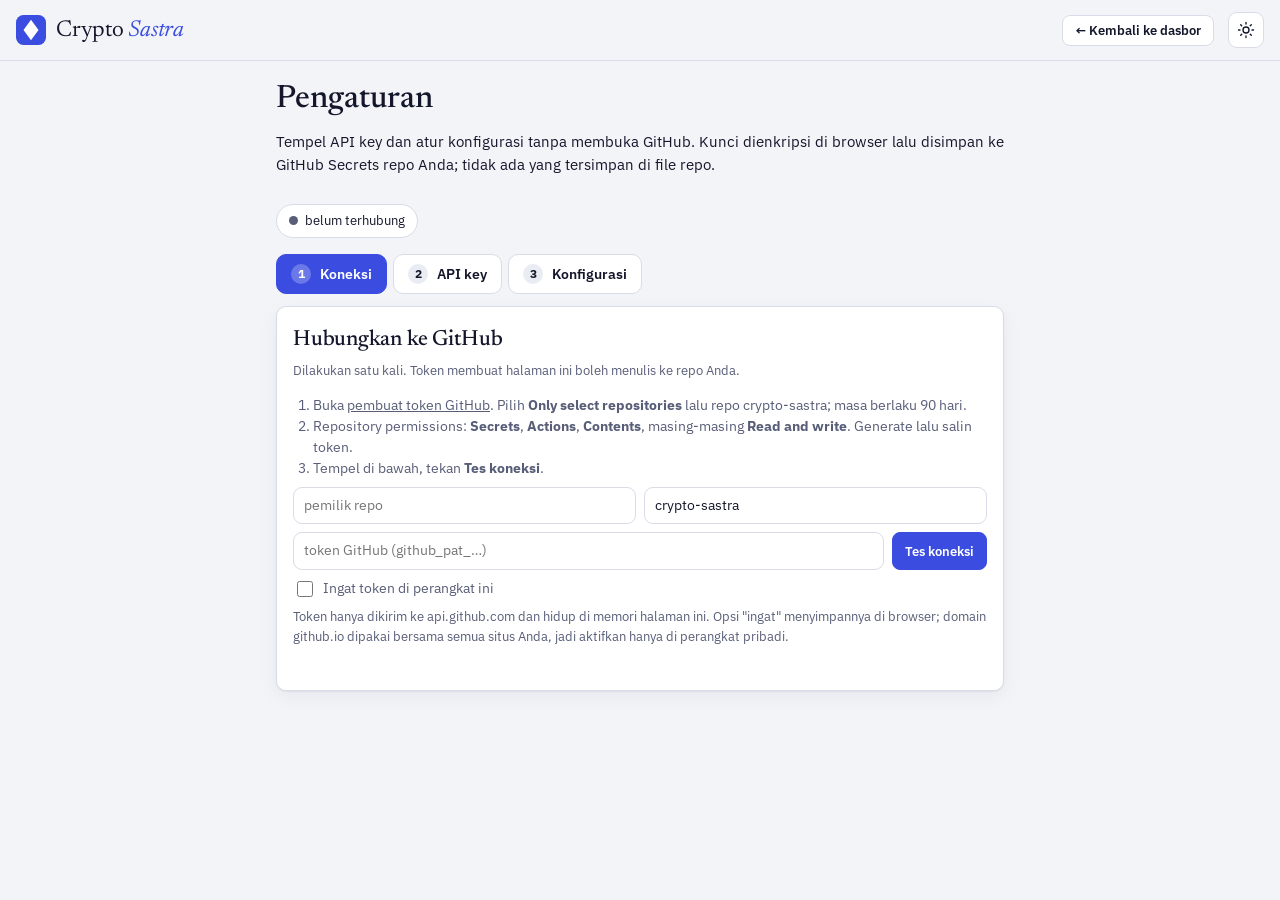
<file: pengaturan.html>
<!doctype html>
<html lang="id">
<head>
<meta charset="utf-8">
<meta name="viewport" content="width=device-width,initial-scale=1,viewport-fit=cover">
<meta name="theme-color" content="#0D1020">
<meta name="robots" content="noindex">
<title>Pengaturan · Crypto Sastra</title>
<meta name="claude:viewport-fit-sides" content="cover">
<meta name="description" content="Pengaturan API key dan konfigurasi Crypto Sastra.">
<link rel="icon" href="data:image/svg+xml,%3Csvg xmlns='http://www.w3.org/2000/svg' viewBox='0 0 32 32'%3E%3Crect width='32' height='32' rx='8' fill='%233A4DE0'/%3E%3Cpath d='M16 5l8 11-8 11-8-11z' fill='%23fff'/%3E%3Cpath d='M16 12v9' stroke='%233A4DE0' stroke-width='2' stroke-linecap='round'/%3E%3C/svg%3E">
<link rel="preconnect" href="https://fonts.googleapis.com">
<link rel="preconnect" href="https://fonts.gstatic.com" crossorigin>
<link rel="stylesheet" href="https://fonts.googleapis.com/css2?family=IBM+Plex+Sans:wght@400;500;600&family=JetBrains+Mono:wght@400;600&family=Newsreader:ital,opsz,wght@0,6..72,500;1,6..72,500&display=swap">
<style>
/* Layout: header sticky + hero ringkas + dua kolom (radar berita | panel Top 5, prediksi, akurasi) + penjelasan cara kerja.
   Identitas: tinta indigo, aksen lapis, serif hanya untuk wordmark, judul, dan nomor peringkat. */
:root{
  --bg:#F3F4F8; --surface:#FFFFFF; --surface2:#EAECF4; --line:#D9DCE8;
  --fg:#14172B; --mut:#585E78; --accent:#3A4DE0; --accent-soft:#E3E6FC; --on-accent:#FFFFFF;
  --up:#11805A; --up-soft:#DDF3EA; --dn:#C2372F; --dn-soft:#FBE3E1; --warn:#8F6208; --warn-soft:#F8EBCB;
  --f-display:'Newsreader',Georgia,'Times New Roman',serif;
  --f-body:'IBM Plex Sans',system-ui,-apple-system,'Segoe UI',sans-serif;
  --f-mono:'JetBrains Mono',ui-monospace,SFMono-Regular,Menlo,monospace;
  --r:10px; --shadow:0 1px 2px rgba(20,23,43,.06),0 6px 20px rgba(20,23,43,.05);
}
@media (prefers-color-scheme:dark){:root:not([data-theme="light"]){
  --bg:#0D1020; --surface:#141830; --surface2:#1B2040; --line:#2A3058;
  --fg:#E8EAF6; --mut:#9DA3C2; --accent:#8F9CFF; --accent-soft:#232A5E; --on-accent:#0D1020;
  --up:#3DD598; --up-soft:#12352B; --dn:#FF7B72; --dn-soft:#3C1B1F; --warn:#E7B24C; --warn-soft:#3A2E12;
  --shadow:0 1px 2px rgba(0,0,0,.35),0 8px 24px rgba(0,0,0,.25); color-scheme:dark}}
:root[data-theme="dark"]{
  --bg:#0D1020; --surface:#141830; --surface2:#1B2040; --line:#2A3058;
  --fg:#E8EAF6; --mut:#9DA3C2; --accent:#8F9CFF; --accent-soft:#232A5E; --on-accent:#0D1020;
  --up:#3DD598; --up-soft:#12352B; --dn:#FF7B72; --dn-soft:#3C1B1F; --warn:#E7B24C; --warn-soft:#3A2E12;
  --shadow:0 1px 2px rgba(0,0,0,.35),0 8px 24px rgba(0,0,0,.25); color-scheme:dark}

*{box-sizing:border-box}
html{scroll-behavior:smooth;scroll-padding-top:84px}
body{margin:0;background:var(--bg);color:var(--fg);font:15px/1.55 var(--f-body);-webkit-font-smoothing:antialiased}
body::before{content:"";position:fixed;inset:0 0 auto;height:env(safe-area-inset-top,0px);z-index:30;background:var(--bg)}
a{color:inherit}
button,select,input{font:inherit;color:inherit}
button{cursor:pointer}
:focus-visible{outline:2px solid var(--accent);outline-offset:2px;border-radius:6px}
.wrap{max-width:1360px;margin:0 auto;padding-left:max(16px,env(safe-area-inset-left,0px));padding-right:max(16px,env(safe-area-inset-right,0px))}
.mono{font-family:var(--f-mono);font-variant-numeric:tabular-nums}
.mut{color:var(--mut)}
.sr{position:absolute;width:1px;height:1px;overflow:hidden;clip:rect(0 0 0 0)}

/* Header */
.top{position:sticky;top:env(safe-area-inset-top,0px);z-index:20;background:color-mix(in srgb,var(--bg) 88%,transparent);backdrop-filter:blur(10px);border-bottom:1px solid var(--line)}
.top .wrap{display:flex;align-items:center;gap:14px;min-height:60px;flex-wrap:wrap;padding-block:8px}
.brand{display:flex;align-items:center;gap:10px;text-decoration:none}
.brand svg{width:30px;height:30px;flex:none}
.wordmark{font-family:var(--f-display);font-size:23px;letter-spacing:-.01em;line-height:1}
.wordmark em{font-style:italic;color:var(--accent)}
.nav{display:flex;gap:4px;margin-left:12px}
.nav a{text-decoration:none;color:var(--mut);padding:6px 10px;border-radius:8px;font-size:14px}
.nav a:hover{background:var(--surface2);color:var(--fg)}
.sp{flex:1}
.live{display:inline-flex;align-items:center;gap:8px;font-size:13px;color:var(--mut);padding:5px 10px;border:1px solid var(--line);border-radius:99px;background:var(--surface)}
.live i{width:8px;height:8px;border-radius:50%;background:var(--dn)}
.live.on i{background:var(--up);box-shadow:0 0 0 0 var(--up);animation:pulse 2s infinite}
.live.demo i{background:var(--warn)}
@keyframes pulse{0%{box-shadow:0 0 0 0 color-mix(in srgb,var(--up) 55%,transparent)}70%,100%{box-shadow:0 0 0 7px transparent}}
.ibtn{width:36px;height:36px;display:grid;place-items:center;border:1px solid var(--line);border-radius:9px;background:var(--surface)}
.ibtn:hover{background:var(--surface2)}
.ibtn[aria-pressed="true"]{background:var(--accent-soft);border-color:var(--accent);color:var(--accent)}
.ibtn svg{width:18px;height:18px;stroke:currentColor;fill:none;stroke-width:1.8;stroke-linecap:round;stroke-linejoin:round}
@media(max-width:760px){.nav{display:none}}
@media(max-width:560px){.top .wrap{flex-wrap:nowrap;gap:8px}.wordmark{font-size:20px}.live{padding:6px}.live #liveTxt{display:none}.ibtn{width:34px;height:34px}}

.banner{background:var(--warn-soft);color:var(--warn);border-bottom:1px solid var(--line);font-size:13px}
.banner .wrap{padding-block:8px}
.notice{background:var(--dn-soft);color:var(--dn)}.notice .wrap{display:flex;gap:12px;align-items:center;flex-wrap:wrap}.notice.stale{background:var(--warn-soft);color:var(--warn)}
.warnTxt{color:var(--warn)}

/* Hero */
.hero{padding-block:34px 18px;display:grid;grid-template-columns:minmax(0,1.15fr) minmax(0,1fr);gap:28px;align-items:end}
.hero h1{font-family:var(--f-display);font-weight:500;font-size:clamp(30px,4.6vw,50px);line-height:1.05;letter-spacing:-.02em;margin:0 0 12px;text-wrap:balance}
.hero h1 em{color:var(--accent)}
.hero p{margin:0;max-width:56ch;color:var(--mut);font-size:16px}
.stats{display:grid;grid-template-columns:repeat(4,minmax(0,1fr));border:1px solid var(--line);border-radius:var(--r);background:var(--surface);overflow:hidden}
.stat{padding:14px 14px 12px;border-right:1px solid var(--line);min-width:0}
.stat:last-child{border-right:0}
.stat b{display:block;font:600 24px/1.1 var(--f-mono);letter-spacing:-.02em}
.stat span{display:block;margin-top:6px;font-size:12px;color:var(--mut);line-height:1.3}
@media(max-width:900px){.hero{grid-template-columns:1fr}.stats{grid-template-columns:repeat(2,1fr)}.stat:nth-child(2){border-right:0}.stat:nth-child(-n+2){border-bottom:1px solid var(--line)}}

/* Grid */
.grid{display:grid;grid-template-columns:minmax(0,1fr) 400px;gap:28px;padding-block:14px 40px;align-items:start}
@media(max-width:1040px){.grid{grid-template-columns:minmax(0,1fr)}}
.side{display:flex;flex-direction:column;gap:18px;min-width:0}
@media(min-width:1041px){.side{position:sticky;top:78px;max-height:calc(100vh - 96px);overflow-y:auto;padding-right:4px;scrollbar-width:thin}}

/* Filter bar */
.bar{display:flex;gap:10px;flex-wrap:wrap;align-items:center;margin-bottom:16px}
.seg{display:inline-flex;border:1px solid var(--line);border-radius:9px;overflow:hidden;background:var(--surface)}
.seg button{border:0;background:none;padding:7px 13px;font-size:14px;color:var(--mut)}
.seg button+button{border-left:1px solid var(--line)}
.seg button[aria-pressed="true"]{background:var(--accent);color:var(--on-accent)}
.field{border:1px solid var(--line);background:var(--surface);border-radius:9px;padding:7px 10px;font-size:14px;min-width:0}
input.field{width:170px}
.chk{display:inline-flex;align-items:center;gap:7px;font-size:14px;color:var(--mut);cursor:pointer}
.chk input{accent-color:var(--accent);width:16px;height:16px}
.count{margin-left:auto;font-size:13px;color:var(--mut)}

/* Panels */
.panel{background:var(--surface);border:1px solid var(--line);border-radius:var(--r);box-shadow:var(--shadow);padding:16px}
.panel h2{font-family:var(--f-display);font-weight:500;font-size:22px;letter-spacing:-.01em;margin:0 0 4px}
.panel .sub{font-size:13px;color:var(--mut);margin:0 0 14px}

/* News cards */
.feed{display:flex;flex-direction:column;gap:12px}
.card{background:var(--surface);border:1px solid var(--line);border-radius:var(--r);padding:16px;display:grid;grid-template-columns:62px minmax(0,1fr);gap:14px;box-shadow:var(--shadow)}
.card.fresh{animation:fresh 2.4s ease-out}
@keyframes fresh{from{border-color:var(--accent);box-shadow:0 0 0 4px color-mix(in srgb,var(--accent) 22%,transparent)}}
.gauge{text-align:center}
.gauge b{display:block;font:600 28px/1 var(--f-mono);letter-spacing:-.03em}
.gauge .track{height:4px;background:var(--surface2);border-radius:4px;margin:8px 0 5px;overflow:hidden}
.gauge .track i{display:block;height:100%;background:var(--accent);border-radius:4px}
.gauge small{font-size:11px;color:var(--mut);line-height:1.2;display:block}
.meta{display:flex;flex-wrap:wrap;align-items:center;gap:6px 8px;font-size:12.5px}
.pill{display:inline-flex;align-items:center;gap:5px;padding:2px 9px;border-radius:99px;font-size:12px;font-weight:600;border:1px solid transparent}
.pill.bullish{background:var(--up-soft);color:var(--up)}
.pill.bearish{background:var(--dn-soft);color:var(--dn)}
.pill.netral,.pill.campuran{background:var(--warn-soft);color:var(--warn)}
.tag{padding:2px 8px;border-radius:6px;background:var(--surface2);font:500 12px var(--f-mono);color:var(--fg)}
.tag.demo{background:var(--warn-soft);color:var(--warn);font-family:var(--f-body);font-weight:600}
.when{margin-left:auto;color:var(--mut);font-size:12.5px;text-align:right}
.card h3{margin:8px 0 4px;font-size:17px;line-height:1.35;font-weight:600;text-wrap:pretty}
.card h3 a{text-decoration:none}
.card h3 a:hover{text-decoration:underline;text-decoration-color:var(--accent)}
.src{font-size:13px;color:var(--mut)}
.src a{color:var(--accent);text-decoration:none;font-weight:500}
.src a:hover{text-decoration:underline}
.impact{margin:8px 0 0;font-size:14.5px}
.res{display:flex;flex-wrap:wrap;gap:6px;align-items:center;margin-top:10px;font-size:12.5px}
.res .chip{font:500 12px var(--f-mono);padding:2px 8px;border-radius:6px;background:var(--surface2);color:var(--mut)}
.res .chip.ok{background:var(--up-soft);color:var(--up)}
.res .chip.no{background:var(--dn-soft);color:var(--dn)}
details{margin-top:10px;border-top:1px solid var(--line);padding-top:8px}
summary{cursor:pointer;font-size:14px;font-weight:500;color:var(--accent);list-style:none;display:flex;align-items:center;gap:6px;padding:4px 0}
summary::-webkit-details-marker{display:none}
summary::before{content:"";width:7px;height:7px;border-right:2px solid currentColor;border-bottom:2px solid currentColor;transform:rotate(-45deg);transition:transform .15s}
details[open] summary::before{transform:rotate(45deg)}
.det{display:grid;grid-template-columns:repeat(2,minmax(0,1fr));gap:4px 24px;margin-top:6px}
@media(max-width:700px){.det{grid-template-columns:1fr}.card{grid-template-columns:1fr}.gauge{display:flex;align-items:center;gap:12px;text-align:left}.gauge .track{flex:1;margin:0}.gauge small{display:none}.when{margin-left:0;text-align:left;width:100%}}
.det h4{margin:12px 0 4px;font:600 11.5px var(--f-body);letter-spacing:.07em;text-transform:uppercase;color:var(--mut)}
.det ul{margin:0;padding-left:18px}.det li{margin:2px 0;font-size:14px}
.det .wide{grid-column:1/-1}
.det pre{white-space:pre-wrap;word-break:break-word;margin:0;padding:10px;border-radius:8px;background:var(--surface2);font:12.5px/1.5 var(--f-mono)}
.acts{display:flex;gap:8px;flex-wrap:wrap;margin-top:12px}
.btn{border:1px solid var(--line);background:var(--surface);border-radius:8px;padding:6px 12px;font-size:13px;font-weight:500}
.btn:hover{background:var(--surface2)}
.btn[aria-pressed="true"]{background:var(--accent-soft);border-color:var(--accent);color:var(--accent)}
.empty{padding:36px 16px;text-align:center;color:var(--mut);border:1px dashed var(--line);border-radius:var(--r)}

/* Top 5 */
.rank{list-style:none;margin:0;padding:0;display:flex;flex-direction:column}
.rank li{display:grid;grid-template-columns:34px minmax(0,1fr);gap:10px;padding:12px 0;border-top:1px solid var(--line)}
.rank li:first-child{border-top:0;padding-top:2px}
.rank .n{font:italic 500 34px/1 var(--f-display);color:var(--accent)}
.rank .h{display:flex;gap:8px;align-items:center;flex-wrap:wrap}
.rank .h b{font:600 16px var(--f-mono)}
.rank .imp{height:4px;background:var(--surface2);border-radius:4px;margin:8px 0;overflow:hidden}
.rank .imp i{display:block;height:100%;background:var(--accent)}
.rank p{margin:0 0 6px;font-size:13.5px;color:var(--mut)}
.rank p strong{color:var(--fg);font-weight:600}
.pred{display:flex;flex-direction:column;gap:14px}
.pred article{border-top:1px solid var(--line);padding-top:12px}
.pred article:first-child{border-top:0;padding-top:0}
.pred .ref{font-size:12.5px;color:var(--mut)}
.pred .ref a{color:var(--accent)}
.pred ul{margin:6px 0;padding-left:18px;font-size:14px}
.pred .aff{display:flex;gap:6px;flex-wrap:wrap;align-items:center;font-size:12.5px;color:var(--mut)}
.tablebox{overflow-x:auto}
table{border-collapse:collapse;width:100%;font-size:13px}
th,td{text-align:left;padding:7px 8px;border-top:1px solid var(--line);white-space:nowrap}
th{font:600 11px var(--f-body);letter-spacing:.06em;text-transform:uppercase;color:var(--mut);border-top:0}
td.num,th.num{text-align:right;font-family:var(--f-mono);font-variant-numeric:tabular-nums}

/* Scan institusional */
.scan{padding-block:12px 40px}
.scanhead{display:flex;justify-content:space-between;align-items:end;gap:16px;flex-wrap:wrap;margin-bottom:16px}
.scanhead h2{font-family:var(--f-display);font-weight:500;font-size:clamp(26px,3.4vw,36px);letter-spacing:-.02em;margin:0 0 4px}
.scanhead p{margin:0;color:var(--mut);max-width:64ch}
.verdict{display:grid;grid-template-columns:auto minmax(0,1fr);gap:22px;align-items:center;padding:20px;border:1px solid var(--line);border-radius:var(--r);background:var(--surface);box-shadow:var(--shadow);margin-bottom:14px}
.vscore{font:600 56px/1 var(--f-mono);letter-spacing:-.04em}.vscore small{font-size:20px;color:var(--mut);letter-spacing:0}
.verdict h3{margin:0 0 4px;font-size:18px;display:flex;gap:10px;align-items:center;flex-wrap:wrap}
.verdict p{margin:0 0 10px;color:var(--mut)}
.mods{display:grid;grid-template-columns:repeat(6,minmax(0,1fr));gap:10px}
.mods div{min-width:0}.mods span{display:block;font-size:11.5px;color:var(--mut);line-height:1.25;min-height:28px}
.mods b{font:600 14px var(--f-mono)}.mods i{display:block;height:4px;border-radius:4px;background:var(--surface2);margin-top:4px;overflow:hidden}.mods i u{display:block;height:100%;background:var(--accent)}
@media(max-width:900px){.verdict{grid-template-columns:1fr}.mods{grid-template-columns:repeat(3,minmax(0,1fr))}}
.sgrid{display:grid;grid-template-columns:repeat(2,minmax(0,1fr));gap:14px}
@media(max-width:900px){.sgrid{grid-template-columns:1fr}}
.sc{background:var(--surface);border:1px solid var(--line);border-radius:var(--r);padding:16px;min-width:0}
.sc.full{grid-column:1/-1}
.sc h3{margin:0 0 10px;font-size:15px;display:flex;justify-content:space-between;gap:8px;align-items:baseline}
.sc h3 em{font:600 12px var(--f-mono);font-style:normal;color:var(--mut)}
.sc ul{margin:6px 0;padding-left:18px;font-size:14px}.sc li{margin:2px 0}
.sc .k{font:600 11.5px var(--f-body);letter-spacing:.07em;text-transform:uppercase;color:var(--mut);margin:12px 0 4px}
.phase{display:grid;grid-template-columns:repeat(4,1fr);gap:6px;margin:6px 0 10px}
.phase div{padding:8px 6px;border:1px solid var(--line);border-radius:8px;text-align:center;font-size:12px;color:var(--mut)}
.phase div b{display:block;font:italic 500 20px var(--f-display);color:inherit}
.phase div.on{background:var(--accent);border-color:var(--accent);color:var(--on-accent)}
.sc table td{white-space:normal;vertical-align:top}
.ladder{display:flex;flex-direction:column;border:1px solid var(--line);border-radius:8px;overflow:hidden}
.ladder div{display:flex;justify-content:space-between;gap:10px;padding:8px 12px;border-top:1px solid var(--line);font-size:14px}
.ladder div:first-child{border-top:0}
.ladder .p{font-family:var(--f-mono);font-variant-numeric:tabular-nums;font-weight:600}
.ladder .now{background:var(--accent-soft);font-weight:600}
.ladder .tgt .p{color:var(--up)}.ladder .stp .p{color:var(--dn)}.ladder .zone{background:var(--up-soft)}
.chips{display:flex;gap:6px;flex-wrap:wrap}
.chips .t1{background:var(--accent-soft);color:var(--accent);font-weight:600}
.gaps{margin-top:14px;padding:12px 16px;border-radius:var(--r);background:var(--warn-soft);color:var(--warn);font-size:13.5px}
.gaps ul{margin:6px 0 0;padding-left:18px}
.scanwait{padding:36px 16px;text-align:center;color:var(--mut);border:1px dashed var(--line);border-radius:var(--r)}

/* Hunter */
.hero h2{font-family:var(--f-display);font-weight:500;font-size:clamp(24px,3.2vw,34px);line-height:1.1;letter-spacing:-.02em;margin:0 0 10px;text-wrap:balance}
.radarhead{border-top:1px solid var(--line);margin-top:34px;padding-top:34px}
.hunter{padding-block:6px 28px}
.hc{background:var(--surface);border:1px solid var(--line);border-radius:var(--r);box-shadow:var(--shadow);margin-bottom:10px;min-width:0}
.hc>summary{list-style:none;cursor:pointer;display:grid;grid-template-columns:34px minmax(0,1.5fr) repeat(3,minmax(0,.8fr)) 96px 22px;gap:14px;align-items:center;padding:14px 16px}
.hc>summary::-webkit-details-marker{display:none}
.hc>summary::before{content:none}
.hc>summary{color:var(--fg);font-weight:400;font-size:14px;padding:14px 16px}
.hc>summary:focus-visible{outline:2px solid var(--accent);outline-offset:-2px;border-radius:var(--r)}
.hc .rk{font:italic 500 24px var(--f-display);color:var(--mut)}
.hc .nm b{font-size:16px}.hc .nm small{display:block;color:var(--mut);font-size:12.5px;margin-top:2px;white-space:nowrap;overflow:hidden;text-overflow:ellipsis}
.hc .mt span{display:block;font-size:11px;color:var(--mut);letter-spacing:.04em;text-transform:uppercase}
.hc .mt b{font:600 14px var(--f-mono);font-variant-numeric:tabular-nums}
.hc .sg{font:600 26px/1 var(--f-mono);text-align:right;letter-spacing:-.03em}.hc .sg small{display:block;font:500 11px var(--f-body);color:var(--mut);letter-spacing:0;margin-top:3px}
.hc .chev{width:18px;height:18px;stroke:var(--mut);fill:none;stroke-width:2;transition:transform .15s}
.hc[open] .chev{transform:rotate(180deg)}
.dots{display:flex;gap:3px;margin-top:6px}.dots i{width:9px;height:9px;border-radius:3px;background:var(--surface2);border:1px solid var(--line)}
.dots i.pass{background:var(--up);border-color:var(--up)}.dots i.fail{background:var(--dn);border-color:var(--dn)}
.pill.prioritas{background:var(--up-soft);color:var(--up)}.pill.pantau{background:var(--warn-soft);color:var(--warn)}.pill.lemah{background:var(--surface2);color:var(--mut)}
.pill.viral{background:var(--dn-soft);color:var(--dn)}.pill.quiet{background:var(--accent-soft);color:var(--accent)}
.hbody{display:grid;grid-template-columns:repeat(2,minmax(0,1fr));gap:18px;padding:4px 16px 16px;border-top:1px solid var(--line);padding-top:14px}
.hbody h4{margin:0 0 8px;font:600 11.5px var(--f-body);letter-spacing:.07em;text-transform:uppercase;color:var(--mut)}
.hbody ul{margin:4px 0;padding-left:18px;font-size:14px}.hbody li{margin:3px 0}
.pb{display:grid;grid-template-columns:120px minmax(0,1fr) 54px;gap:8px;align-items:center;font-size:13px;margin:5px 0}
.pb i{display:block;height:6px;border-radius:4px;background:var(--surface2);overflow:hidden}.pb i u{display:block;height:100%;background:var(--accent)}
.pb b{font:600 12.5px var(--f-mono);text-align:right}
.pb em{grid-column:2/-1;font-style:normal;color:var(--mut);font-size:12px;margin-top:-3px}
.ck{display:grid;grid-template-columns:18px minmax(0,1fr);gap:8px;font-size:13.5px;margin:5px 0}
.ck b{font:700 13px var(--f-mono)}.ck.pass b{color:var(--up)}.ck.fail b{color:var(--dn)}.ck.unknown b{color:var(--mut)}
.ck small{display:block;color:var(--mut);font-size:12px}
.hbody .full{grid-column:1/-1}
.src a{word-break:break-word}
.hgrid{display:grid;grid-template-columns:repeat(3,minmax(0,1fr));gap:14px;margin-top:20px}
.hgrid .panel{margin:0}
.mnote{border-top:1px solid var(--line);padding:10px 0;font-size:14px}.mnote:first-of-type{border-top:0}
.mnote p{margin:3px 0;color:var(--mut)}
.btnl{border:1px solid var(--line);background:var(--surface);color:var(--fg);border-radius:8px;padding:6px 12px;font:600 13px var(--f-body);cursor:pointer;text-decoration:none;display:inline-block}
.btnl:hover{border-color:var(--accent);color:var(--accent)}
.sect td,.sect th{white-space:nowrap}
.sect .tag.hot{background:var(--up-soft);color:var(--up);font-family:var(--f-body);font-weight:600}
.sect .tag.old{background:var(--surface2);color:var(--mut);font-family:var(--f-body)}
.sect .num{text-align:right;font-variant-numeric:tabular-nums}
.sect .tablebox{max-height:340px;overflow:auto}
.cat{font-size:13.5px;margin:4px 0}.cat b.pos{color:var(--up)}.cat b.neg{color:var(--dn)}
@media(max-width:1000px){.hgrid{grid-template-columns:1fr}}
@media(max-width:760px){.hc>summary{grid-template-columns:28px minmax(0,1fr) 78px 20px}.hc>summary .mt{display:none}.hbody{grid-template-columns:1fr}.pb{grid-template-columns:96px minmax(0,1fr) 48px}}
/* Cara kerja */
.how{padding-block:44px;border-top:1px solid var(--line)}
.how h2{font-family:var(--f-display);font-weight:500;font-size:clamp(26px,3.4vw,36px);letter-spacing:-.02em;margin:0 0 8px;text-wrap:balance}
.how .lead{max-width:62ch;color:var(--mut);margin:0 0 26px}
.steps{display:grid;grid-template-columns:repeat(4,minmax(0,1fr));gap:0;border:1px solid var(--line);border-radius:var(--r);background:var(--surface);overflow:hidden;counter-reset:s}
.steps>div{padding:18px;border-right:1px solid var(--line);counter-increment:s}
.steps>div:last-child{border-right:0}
.steps>div::before{content:counter(s);display:block;font:italic 500 32px/1 var(--f-display);color:var(--accent);margin-bottom:10px}
.steps h3{margin:0 0 6px;font-size:16px}
.steps p{margin:0;font-size:14px;color:var(--mut)}
@media(max-width:900px){.steps{grid-template-columns:1fr 1fr}.steps>div:nth-child(2){border-right:0}.steps>div:nth-child(-n+2){border-bottom:1px solid var(--line)}}
@media(max-width:520px){.steps{grid-template-columns:1fr}.steps>div{border-right:0;border-bottom:1px solid var(--line)}.steps>div:last-child{border-bottom:0}}
.formula{margin:22px 0 0;padding:14px 16px;border-radius:var(--r);background:var(--surface2);font:13px/1.7 var(--f-mono);overflow-x:auto}
.cols{display:grid;grid-template-columns:repeat(3,minmax(0,1fr));gap:22px;margin-top:26px}
@media(max-width:900px){.cols{grid-template-columns:1fr}}
.cols h3{margin:0 0 6px;font-size:15px}.cols p,.cols li{font-size:14px;color:var(--mut);margin:0}
.cols ul{padding-left:18px;margin:0}
footer{border-top:1px solid var(--line);padding-block:26px 40px;color:var(--mut);font-size:13px}
footer .wrap{display:flex;gap:18px;flex-wrap:wrap;justify-content:space-between}
footer p{margin:0;max-width:78ch}
.toast{position:fixed;left:50%;bottom:calc(20px + env(safe-area-inset-bottom,0px));transform:translate(-50%,20px);background:var(--fg);color:var(--bg);padding:9px 16px;border-radius:99px;font-size:14px;opacity:0;pointer-events:none;transition:.2s;z-index:40}
.toast.show{opacity:1;transform:translate(-50%,0)}
@media(prefers-reduced-motion:reduce){*{animation:none!important;transition:none!important}html{scroll-behavior:auto}}
.nav{display:none!important}.top .sp{flex:1}
.dov{position:fixed;inset:0;background:rgba(5,8,20,.55);z-index:40}.dov[hidden]{display:none}
.drawer{position:fixed;top:0;right:0;bottom:0;width:min(420px,92vw);background:var(--bg);border-left:1px solid var(--line);z-index:41;transform:translateX(100%);transition:transform .22s ease;display:flex;flex-direction:column;box-shadow:-8px 0 30px rgba(0,0,0,.25);visibility:hidden}
.drawer.open{transform:none;visibility:visible}@media(prefers-reduced-motion:reduce){.drawer{transition:none}}
.dhead{display:flex;align-items:center;justify-content:space-between;padding:14px 16px;border-bottom:1px solid var(--line);padding-top:max(14px,env(safe-area-inset-top))}.dhead b{font:500 20px var(--f-display)}
.dbody{overflow-y:auto;padding:6px 16px 40px;flex:1}.dbody h4{margin:18px 0 6px;font-size:11.5px;letter-spacing:.07em;text-transform:uppercase;color:var(--mut)}
.dl{display:flex;align-items:center;justify-content:space-between;gap:10px;text-decoration:none;color:var(--fg);padding:10px 10px;border-radius:9px;font-size:15px}.dl:hover,.dl:focus-visible{background:var(--surface2)}
.dl em{font:600 12px var(--f-mono);font-style:normal;color:var(--mut);background:var(--surface);border:1px solid var(--line);border-radius:99px;padding:2px 8px;white-space:nowrap}.dl em.hot{color:var(--up);border-color:var(--up)}
.dkv{display:flex;justify-content:space-between;gap:12px;padding:7px 10px;font-size:13.5px;border-bottom:1px dashed var(--line)}.dkv span{color:var(--mut)}.dkv b{font-weight:600;text-align:right}.dkv .ok{color:var(--up)}.dkv .bad{color:var(--dn)}
[id]{scroll-margin-top:76px}
.freshbar{display:flex;flex-wrap:wrap;gap:6px 14px;align-items:center;font-size:12.5px;margin:0 0 8px}.freshbar b{color:var(--fg);font-weight:600}.freshbar .dot{width:8px;height:8px;border-radius:50%;background:var(--mut);display:inline-block;margin-right:5px}.freshbar .dot.on{background:var(--up);animation:pulse 2s infinite}.freshbar .dot.old{background:var(--dn)}.lp.up{color:var(--up)}.lp.dn{color:var(--dn)}
.stg h2{margin:0 0 4px}.stgd{border-top:1px solid var(--line);padding:10px 0}.stgd>summary{cursor:pointer;font-weight:600;font-size:15px;list-style:none}.stgd>summary::-webkit-details-marker{display:none}
.stgol{margin:8px 0;padding-left:20px;font-size:13.5px;color:var(--mut)}.stgrow{display:flex;gap:8px;flex-wrap:wrap;margin:8px 0}.stgrow .field{flex:1 1 180px}
.stgf{display:grid;grid-template-columns:minmax(0,1fr);gap:4px;margin-bottom:12px}.stgf label{font-size:13.5px;font-weight:600}.stgf small{color:var(--mut);font-size:12.5px}.stgf .ok{color:var(--up)}
.stgmsg{font-size:13.5px;min-height:1.2em;margin:6px 0}.stgmsg.err{color:var(--dn)}.stgmsg.good{color:var(--up)}
.stgpage{padding-top:22px;padding-bottom:60px;max-width:760px}.stghead{display:flex;gap:12px;align-items:flex-start;justify-content:space-between;flex-wrap:wrap;margin-bottom:16px}
.stghead h1{font:500 32px var(--f-display);margin:0 0 4px}.stgchip{display:inline-flex;align-items:center;gap:7px;border:1px solid var(--line);background:var(--surface);border-radius:999px;padding:6px 12px;font-size:13px}
.stgchip i{width:9px;height:9px;border-radius:50%;background:var(--mut)}.stgchip[data-on="1"] i{background:var(--up)}.stgchip[data-on="1"]{color:var(--up)}
.stgtabs{display:flex;gap:6px;margin-bottom:12px;overflow-x:auto}.stgtab{border:1px solid var(--line);background:var(--surface);color:var(--fg);border-radius:10px;padding:9px 14px;font:600 14px var(--f-body);cursor:pointer;white-space:nowrap}
.stgtab b{display:inline-grid;place-items:center;width:20px;height:20px;border-radius:50%;background:var(--surface2);font-size:12px;margin-right:6px}.stgtab[aria-selected="true"]{background:var(--accent);color:var(--on-accent);border-color:var(--accent)}.stgtab[aria-selected="true"] b{background:rgba(255,255,255,.25)}
.stgpnl{margin-bottom:14px}.stgpnl[hidden]{display:none}.stgpnl textarea{width:100%;font:13px var(--f-mono);margin-top:8px;resize:vertical}
.stggrid{display:grid;grid-template-columns:repeat(auto-fit,minmax(260px,1fr));gap:12px 16px;margin-bottom:6px}.stgprimary{background:var(--accent);color:var(--on-accent);border-color:var(--accent)}.stgprimary:hover{color:var(--on-accent);opacity:.9}
.stgf .field{width:100%;box-sizing:border-box}
@media(max-width:560px){.stghead h1{font-size:26px}}
.stgf .field.filled{border-color:var(--up);background:var(--up-soft)}.stgf .field.filled::placeholder{color:var(--up);opacity:1}
</style>
</head>
<body>
<header class="top"><div class="wrap">
  <a class="brand" href="index.html" aria-label="Kembali ke Crypto Sastra"><svg viewBox="0 0 32 32" aria-hidden="true"><rect width="32" height="32" rx="8" fill="var(--accent)"/><path d="M16 5l8 11-8 11-8-11z" fill="var(--on-accent)"/></svg><span class="wordmark">Crypto <em>Sastra</em></span></a>
  <div class="sp"></div><a class="btnl" href="index.html">← Kembali ke dasbor</a><button class="ibtn" id="bTheme" title="Ganti tema" aria-label="Ganti tema"><svg viewBox="0 0 24 24"><circle cx="12" cy="12" r="4"/><path d="M12 2v2M12 20v2M4.9 4.9l1.4 1.4M17.7 17.7l1.4 1.4M2 12h2M20 12h2M4.9 19.1l1.4-1.4M17.7 6.3l1.4-1.4"/></svg></button>
</div></header>
<main class="wrap stgpage">
 <div class="stghead"><div><h1>Pengaturan</h1><p class="sub">Tempel API key dan atur konfigurasi tanpa membuka GitHub. Kunci dienkripsi di browser lalu disimpan ke GitHub Secrets repo Anda; tidak ada yang tersimpan di file repo.</p></div>
  <span class="stgchip" id="gChip" data-on="0"><i></i><span id="gChipTxt">belum terhubung</span></span></div>
 <div class="stgtabs" role="tablist"><button role="tab" class="stgtab" data-t="p1" aria-selected="true"><b>1</b> Koneksi</button><button role="tab" class="stgtab" data-t="p2" aria-selected="false"><b>2</b> API key</button><button role="tab" class="stgtab" data-t="p3" aria-selected="false"><b>3</b> Konfigurasi</button></div>

 <section class="panel stgpnl" id="p1">
  <h2>Hubungkan ke GitHub</h2><p class="sub">Dilakukan satu kali. Token membuat halaman ini boleh menulis ke repo Anda.</p>
  <ol class="stgol"><li>Buka <a href="https://github.com/settings/personal-access-tokens/new" target="_blank" rel="noopener">pembuat token GitHub</a>. Pilih <b>Only select repositories</b> lalu repo crypto-sastra; masa berlaku 90 hari.</li>
   <li>Repository permissions: <b>Secrets</b>, <b>Actions</b>, <b>Contents</b>, masing-masing <b>Read and write</b>. Generate lalu salin token.</li>
   <li>Tempel di bawah, tekan <b>Tes koneksi</b>.</li></ol>
  <div class="stgrow"><input class="field" id="gOwner" placeholder="pemilik repo" autocomplete="off"><input class="field" id="gRepo" placeholder="nama repo" autocomplete="off"></div>
  <div class="stgrow"><input class="field" id="gTok" type="password" placeholder="token GitHub (github_pat_…)" autocomplete="off" spellcheck="false"><button class="btnl stgprimary" id="gTest" type="button">Tes koneksi</button></div>
  <label class="chk"><input type="checkbox" id="gRemember"> Ingat token di perangkat ini</label>
  <p class="mut" style="font-size:12.5px;margin:4px 0 0">Token hanya dikirim ke api.github.com dan hidup di memori halaman ini. Opsi "ingat" menyimpannya di browser; domain github.io dipakai bersama semua situs Anda, jadi aktifkan hanya di perangkat pribadi.</p>
  <p class="stgmsg" id="gMsg" role="status"></p></section>

 <section class="panel stgpnl" id="p2" hidden>
  <h2>API key &amp; rahasia</h2><p class="sub">Kolom bertanda <b>✓ terisi</b> sudah tersimpan dan tetap dipakai: biarkan kosong untuk mempertahankan, ketik nilai baru untuk mengganti. Nilai asli tidak bisa dibaca kembali dari GitHub (itu disengaja).</p>
  <div id="sFields" class="stggrid"></div>
  <label class="chk"><input type="checkbox" id="sAuto" checked> Terapkan otomatis setiap kali menyimpan (kunci langsung dipakai pengumpul dan data diperbarui)</label>
  <div class="stgrow"><button class="btnl stgprimary" id="sSave" type="button">Simpan ke GitHub Secrets</button><button class="btnl" id="nTest" type="button">Kirim tes ntfy</button><button class="btnl" id="sRestart" type="button">Terapkan: mulai ulang pengumpul</button></div>
  <p class="stgmsg" id="sMsg" role="status"></p><div id="sStatus"></div></section>

 <section class="panel stgpnl" id="p3" hidden>
  <h2>File konfigurasi</h2><p class="sub">Unlock, tesis, smart money, katalis, buyback, makro, founder. Disimpan sebagai commit ke branch main dan dibaca pengumpul pada siklus berikutnya (sekitar 3 menit), tanpa mulai ulang.</p>
  <div class="stgrow"><select class="field" id="cFile"></select><button class="btnl" id="cLoad" type="button">Muat</button><button class="btnl" id="cTpl" type="button">Sisipkan contoh baris</button></div>
  <textarea class="field" id="cText" rows="16" spellcheck="false" placeholder="Muat file dulu"></textarea>
  <div class="stgrow"><button class="btnl stgprimary" id="cSave" type="button">Simpan perubahan</button></div><p class="stgmsg" id="cMsg" role="status"></p></section>
</main>
<script>var SB=(()=>{var G0=(a=>typeof require<"u"?require:typeof Proxy<"u"?new Proxy(a,{get:(o,s)=>(typeof require<"u"?require:o)[s]}):a)(function(a){if(typeof require<"u")return require.apply(this,arguments);throw Error('Dynamic require of "'+a+'" is not supported')});var Tf=(a,o)=>()=>{try{return o||a((o={exports:{}}).exports,o),o.exports}catch(s){throw o=0,s}};var Z0=Tf(()=>{});var q0=Tf((H1,kf)=>{(function(a){"use strict";var o=function(r){var x,t=new Float64Array(16);if(r)for(x=0;x<r.length;x++)t[x]=r[x];return t},s=function(){throw new Error("no PRNG")},U=new Uint8Array(16),N=new Uint8Array(32);N[0]=9;var Q=o(),nf=o([1]),Af=o([56129,1]),yf=o([30883,4953,19914,30187,55467,16705,2637,112,59544,30585,16505,36039,65139,11119,27886,20995]),Yf=o([61785,9906,39828,60374,45398,33411,5274,224,53552,61171,33010,6542,64743,22239,55772,9222]),bf=o([54554,36645,11616,51542,42930,38181,51040,26924,56412,64982,57905,49316,21502,52590,14035,8553]),uf=o([26200,26214,26214,26214,26214,26214,26214,26214,26214,26214,26214,26214,26214,26214,26214,26214]),d1=o([41136,18958,6951,50414,58488,44335,6150,12099,55207,15867,153,11085,57099,20417,9344,11139]);function U0(r,x,t,f){r[x]=t>>24&255,r[x+1]=t>>16&255,r[x+2]=t>>8&255,r[x+3]=t&255,r[x+4]=f>>24&255,r[x+5]=f>>16&255,r[x+6]=f>>8&255,r[x+7]=f&255}function x0(r,x,t,f,e){var i,h=0;for(i=0;i<e;i++)h|=r[x+i]^t[f+i];return(1&h-1>>>8)-1}function B0(r,x,t,f){return x0(r,x,t,f,16)}function e0(r,x,t,f){return x0(r,x,t,f,32)}function y1(r,x,t,f){for(var e=f[0]&255|(f[1]&255)<<8|(f[2]&255)<<16|(f[3]&255)<<24,i=t[0]&255|(t[1]&255)<<8|(t[2]&255)<<16|(t[3]&255)<<24,h=t[4]&255|(t[5]&255)<<8|(t[6]&255)<<16|(t[7]&255)<<24,l=t[8]&255|(t[9]&255)<<8|(t[10]&255)<<16|(t[11]&255)<<24,w=t[12]&255|(t[13]&255)<<8|(t[14]&255)<<16|(t[15]&255)<<24,M=f[4]&255|(f[5]&255)<<8|(f[6]&255)<<16|(f[7]&255)<<24,g=x[0]&255|(x[1]&255)<<8|(x[2]&255)<<16|(x[3]&255)<<24,V=x[4]&255|(x[5]&255)<<8|(x[6]&255)<<16|(x[7]&255)<<24,E=x[8]&255|(x[9]&255)<<8|(x[10]&255)<<16|(x[11]&255)<<24,j=x[12]&255|(x[13]&255)<<8|(x[14]&255)<<16|(x[15]&255)<<24,I=f[8]&255|(f[9]&255)<<8|(f[10]&255)<<16|(f[11]&255)<<24,O=t[16]&255|(t[17]&255)<<8|(t[18]&255)<<16|(t[19]&255)<<24,z=t[20]&255|(t[21]&255)<<8|(t[22]&255)<<16|(t[23]&255)<<24,L=t[24]&255|(t[25]&255)<<8|(t[26]&255)<<16|(t[27]&255)<<24,C=t[28]&255|(t[29]&255)<<8|(t[30]&255)<<16|(t[31]&255)<<24,R=f[12]&255|(f[13]&255)<<8|(f[14]&255)<<16|(f[15]&255)<<24,p=e,T=i,A=h,B=l,S=w,v=M,c=g,b=V,y=E,u=j,d=I,_=O,Y=z,P=L,H=C,K=R,n,G=0;G<20;G+=2)n=p+Y|0,S^=n<<7|n>>>25,n=S+p|0,y^=n<<9|n>>>23,n=y+S|0,Y^=n<<13|n>>>19,n=Y+y|0,p^=n<<18|n>>>14,n=v+T|0,u^=n<<7|n>>>25,n=u+v|0,P^=n<<9|n>>>23,n=P+u|0,T^=n<<13|n>>>19,n=T+P|0,v^=n<<18|n>>>14,n=d+c|0,H^=n<<7|n>>>25,n=H+d|0,A^=n<<9|n>>>23,n=A+H|0,c^=n<<13|n>>>19,n=c+A|0,d^=n<<18|n>>>14,n=K+_|0,B^=n<<7|n>>>25,n=B+K|0,b^=n<<9|n>>>23,n=b+B|0,_^=n<<13|n>>>19,n=_+b|0,K^=n<<18|n>>>14,n=p+B|0,T^=n<<7|n>>>25,n=T+p|0,A^=n<<9|n>>>23,n=A+T|0,B^=n<<13|n>>>19,n=B+A|0,p^=n<<18|n>>>14,n=v+S|0,c^=n<<7|n>>>25,n=c+v|0,b^=n<<9|n>>>23,n=b+c|0,S^=n<<13|n>>>19,n=S+b|0,v^=n<<18|n>>>14,n=d+u|0,_^=n<<7|n>>>25,n=_+d|0,y^=n<<9|n>>>23,n=y+_|0,u^=n<<13|n>>>19,n=u+y|0,d^=n<<18|n>>>14,n=K+H|0,Y^=n<<7|n>>>25,n=Y+K|0,P^=n<<9|n>>>23,n=P+Y|0,H^=n<<13|n>>>19,n=H+P|0,K^=n<<18|n>>>14;p=p+e|0,T=T+i|0,A=A+h|0,B=B+l|0,S=S+w|0,v=v+M|0,c=c+g|0,b=b+V|0,y=y+E|0,u=u+j|0,d=d+I|0,_=_+O|0,Y=Y+z|0,P=P+L|0,H=H+C|0,K=K+R|0,r[0]=p>>>0&255,r[1]=p>>>8&255,r[2]=p>>>16&255,r[3]=p>>>24&255,r[4]=T>>>0&255,r[5]=T>>>8&255,r[6]=T>>>16&255,r[7]=T>>>24&255,r[8]=A>>>0&255,r[9]=A>>>8&255,r[10]=A>>>16&255,r[11]=A>>>24&255,r[12]=B>>>0&255,r[13]=B>>>8&255,r[14]=B>>>16&255,r[15]=B>>>24&255,r[16]=S>>>0&255,r[17]=S>>>8&255,r[18]=S>>>16&255,r[19]=S>>>24&255,r[20]=v>>>0&255,r[21]=v>>>8&255,r[22]=v>>>16&255,r[23]=v>>>24&255,r[24]=c>>>0&255,r[25]=c>>>8&255,r[26]=c>>>16&255,r[27]=c>>>24&255,r[28]=b>>>0&255,r[29]=b>>>8&255,r[30]=b>>>16&255,r[31]=b>>>24&255,r[32]=y>>>0&255,r[33]=y>>>8&255,r[34]=y>>>16&255,r[35]=y>>>24&255,r[36]=u>>>0&255,r[37]=u>>>8&255,r[38]=u>>>16&255,r[39]=u>>>24&255,r[40]=d>>>0&255,r[41]=d>>>8&255,r[42]=d>>>16&255,r[43]=d>>>24&255,r[44]=_>>>0&255,r[45]=_>>>8&255,r[46]=_>>>16&255,r[47]=_>>>24&255,r[48]=Y>>>0&255,r[49]=Y>>>8&255,r[50]=Y>>>16&255,r[51]=Y>>>24&255,r[52]=P>>>0&255,r[53]=P>>>8&255,r[54]=P>>>16&255,r[55]=P>>>24&255,r[56]=H>>>0&255,r[57]=H>>>8&255,r[58]=H>>>16&255,r[59]=H>>>24&255,r[60]=K>>>0&255,r[61]=K>>>8&255,r[62]=K>>>16&255,r[63]=K>>>24&255}function _1(r,x,t,f){for(var e=f[0]&255|(f[1]&255)<<8|(f[2]&255)<<16|(f[3]&255)<<24,i=t[0]&255|(t[1]&255)<<8|(t[2]&255)<<16|(t[3]&255)<<24,h=t[4]&255|(t[5]&255)<<8|(t[6]&255)<<16|(t[7]&255)<<24,l=t[8]&255|(t[9]&255)<<8|(t[10]&255)<<16|(t[11]&255)<<24,w=t[12]&255|(t[13]&255)<<8|(t[14]&255)<<16|(t[15]&255)<<24,M=f[4]&255|(f[5]&255)<<8|(f[6]&255)<<16|(f[7]&255)<<24,g=x[0]&255|(x[1]&255)<<8|(x[2]&255)<<16|(x[3]&255)<<24,V=x[4]&255|(x[5]&255)<<8|(x[6]&255)<<16|(x[7]&255)<<24,E=x[8]&255|(x[9]&255)<<8|(x[10]&255)<<16|(x[11]&255)<<24,j=x[12]&255|(x[13]&255)<<8|(x[14]&255)<<16|(x[15]&255)<<24,I=f[8]&255|(f[9]&255)<<8|(f[10]&255)<<16|(f[11]&255)<<24,O=t[16]&255|(t[17]&255)<<8|(t[18]&255)<<16|(t[19]&255)<<24,z=t[20]&255|(t[21]&255)<<8|(t[22]&255)<<16|(t[23]&255)<<24,L=t[24]&255|(t[25]&255)<<8|(t[26]&255)<<16|(t[27]&255)<<24,C=t[28]&255|(t[29]&255)<<8|(t[30]&255)<<16|(t[31]&255)<<24,R=f[12]&255|(f[13]&255)<<8|(f[14]&255)<<16|(f[15]&255)<<24,p=e,T=i,A=h,B=l,S=w,v=M,c=g,b=V,y=E,u=j,d=I,_=O,Y=z,P=L,H=C,K=R,n,G=0;G<20;G+=2)n=p+Y|0,S^=n<<7|n>>>25,n=S+p|0,y^=n<<9|n>>>23,n=y+S|0,Y^=n<<13|n>>>19,n=Y+y|0,p^=n<<18|n>>>14,n=v+T|0,u^=n<<7|n>>>25,n=u+v|0,P^=n<<9|n>>>23,n=P+u|0,T^=n<<13|n>>>19,n=T+P|0,v^=n<<18|n>>>14,n=d+c|0,H^=n<<7|n>>>25,n=H+d|0,A^=n<<9|n>>>23,n=A+H|0,c^=n<<13|n>>>19,n=c+A|0,d^=n<<18|n>>>14,n=K+_|0,B^=n<<7|n>>>25,n=B+K|0,b^=n<<9|n>>>23,n=b+B|0,_^=n<<13|n>>>19,n=_+b|0,K^=n<<18|n>>>14,n=p+B|0,T^=n<<7|n>>>25,n=T+p|0,A^=n<<9|n>>>23,n=A+T|0,B^=n<<13|n>>>19,n=B+A|0,p^=n<<18|n>>>14,n=v+S|0,c^=n<<7|n>>>25,n=c+v|0,b^=n<<9|n>>>23,n=b+c|0,S^=n<<13|n>>>19,n=S+b|0,v^=n<<18|n>>>14,n=d+u|0,_^=n<<7|n>>>25,n=_+d|0,y^=n<<9|n>>>23,n=y+_|0,u^=n<<13|n>>>19,n=u+y|0,d^=n<<18|n>>>14,n=K+H|0,Y^=n<<7|n>>>25,n=Y+K|0,P^=n<<9|n>>>23,n=P+Y|0,H^=n<<13|n>>>19,n=H+P|0,K^=n<<18|n>>>14;r[0]=p>>>0&255,r[1]=p>>>8&255,r[2]=p>>>16&255,r[3]=p>>>24&255,r[4]=v>>>0&255,r[5]=v>>>8&255,r[6]=v>>>16&255,r[7]=v>>>24&255,r[8]=d>>>0&255,r[9]=d>>>8&255,r[10]=d>>>16&255,r[11]=d>>>24&255,r[12]=K>>>0&255,r[13]=K>>>8&255,r[14]=K>>>16&255,r[15]=K>>>24&255,r[16]=c>>>0&255,r[17]=c>>>8&255,r[18]=c>>>16&255,r[19]=c>>>24&255,r[20]=b>>>0&255,r[21]=b>>>8&255,r[22]=b>>>16&255,r[23]=b>>>24&255,r[24]=y>>>0&255,r[25]=y>>>8&255,r[26]=y>>>16&255,r[27]=y>>>24&255,r[28]=u>>>0&255,r[29]=u>>>8&255,r[30]=u>>>16&255,r[31]=u>>>24&255}function Nf(r,x,t,f){y1(r,x,t,f)}function Df(r,x,t,f){_1(r,x,t,f)}var Bf=new Uint8Array([101,120,112,97,110,100,32,51,50,45,98,121,116,101,32,107]);function S0(r,x,t,f,e,i,h){var l=new Uint8Array(16),w=new Uint8Array(64),M,g;for(g=0;g<16;g++)l[g]=0;for(g=0;g<8;g++)l[g]=i[g];for(;e>=64;){for(Nf(w,l,h,Bf),g=0;g<64;g++)r[x+g]=t[f+g]^w[g];for(M=1,g=8;g<16;g++)M=M+(l[g]&255)|0,l[g]=M&255,M>>>=8;e-=64,x+=64,f+=64}if(e>0)for(Nf(w,l,h,Bf),g=0;g<e;g++)r[x+g]=t[f+g]^w[g];return 0}function M0(r,x,t,f,e){var i=new Uint8Array(16),h=new Uint8Array(64),l,w;for(w=0;w<16;w++)i[w]=0;for(w=0;w<8;w++)i[w]=f[w];for(;t>=64;){for(Nf(h,i,e,Bf),w=0;w<64;w++)r[x+w]=h[w];for(l=1,w=8;w<16;w++)l=l+(i[w]&255)|0,i[w]=l&255,l>>>=8;t-=64,x+=64}if(t>0)for(Nf(h,i,e,Bf),w=0;w<t;w++)r[x+w]=h[w];return 0}function T0(r,x,t,f,e){var i=new Uint8Array(32);Df(i,f,e,Bf);for(var h=new Uint8Array(8),l=0;l<8;l++)h[l]=f[l+16];return M0(r,x,t,h,i)}function n0(r,x,t,f,e,i,h){var l=new Uint8Array(32);Df(l,i,h,Bf);for(var w=new Uint8Array(8),M=0;M<8;M++)w[M]=i[M+16];return S0(r,x,t,f,e,w,l)}var Gf=function(r){this.buffer=new Uint8Array(16),this.r=new Uint16Array(10),this.h=new Uint16Array(10),this.pad=new Uint16Array(8),this.leftover=0,this.fin=0;var x,t,f,e,i,h,l,w;x=r[0]&255|(r[1]&255)<<8,this.r[0]=x&8191,t=r[2]&255|(r[3]&255)<<8,this.r[1]=(x>>>13|t<<3)&8191,f=r[4]&255|(r[5]&255)<<8,this.r[2]=(t>>>10|f<<6)&7939,e=r[6]&255|(r[7]&255)<<8,this.r[3]=(f>>>7|e<<9)&8191,i=r[8]&255|(r[9]&255)<<8,this.r[4]=(e>>>4|i<<12)&255,this.r[5]=i>>>1&8190,h=r[10]&255|(r[11]&255)<<8,this.r[6]=(i>>>14|h<<2)&8191,l=r[12]&255|(r[13]&255)<<8,this.r[7]=(h>>>11|l<<5)&8065,w=r[14]&255|(r[15]&255)<<8,this.r[8]=(l>>>8|w<<8)&8191,this.r[9]=w>>>5&127,this.pad[0]=r[16]&255|(r[17]&255)<<8,this.pad[1]=r[18]&255|(r[19]&255)<<8,this.pad[2]=r[20]&255|(r[21]&255)<<8,this.pad[3]=r[22]&255|(r[23]&255)<<8,this.pad[4]=r[24]&255|(r[25]&255)<<8,this.pad[5]=r[26]&255|(r[27]&255)<<8,this.pad[6]=r[28]&255|(r[29]&255)<<8,this.pad[7]=r[30]&255|(r[31]&255)<<8};Gf.prototype.blocks=function(r,x,t){for(var f=this.fin?0:2048,e,i,h,l,w,M,g,V,E,j,I,O,z,L,C,R,p,T,A,B=this.h[0],S=this.h[1],v=this.h[2],c=this.h[3],b=this.h[4],y=this.h[5],u=this.h[6],d=this.h[7],_=this.h[8],Y=this.h[9],P=this.r[0],H=this.r[1],K=this.r[2],n=this.r[3],G=this.r[4],J=this.r[5],W=this.r[6],D=this.r[7],q=this.r[8],X=this.r[9];t>=16;)e=r[x+0]&255|(r[x+1]&255)<<8,B+=e&8191,i=r[x+2]&255|(r[x+3]&255)<<8,S+=(e>>>13|i<<3)&8191,h=r[x+4]&255|(r[x+5]&255)<<8,v+=(i>>>10|h<<6)&8191,l=r[x+6]&255|(r[x+7]&255)<<8,c+=(h>>>7|l<<9)&8191,w=r[x+8]&255|(r[x+9]&255)<<8,b+=(l>>>4|w<<12)&8191,y+=w>>>1&8191,M=r[x+10]&255|(r[x+11]&255)<<8,u+=(w>>>14|M<<2)&8191,g=r[x+12]&255|(r[x+13]&255)<<8,d+=(M>>>11|g<<5)&8191,V=r[x+14]&255|(r[x+15]&255)<<8,_+=(g>>>8|V<<8)&8191,Y+=V>>>5|f,E=0,j=E,j+=B*P,j+=S*(5*X),j+=v*(5*q),j+=c*(5*D),j+=b*(5*W),E=j>>>13,j&=8191,j+=y*(5*J),j+=u*(5*G),j+=d*(5*n),j+=_*(5*K),j+=Y*(5*H),E+=j>>>13,j&=8191,I=E,I+=B*H,I+=S*P,I+=v*(5*X),I+=c*(5*q),I+=b*(5*D),E=I>>>13,I&=8191,I+=y*(5*W),I+=u*(5*J),I+=d*(5*G),I+=_*(5*n),I+=Y*(5*K),E+=I>>>13,I&=8191,O=E,O+=B*K,O+=S*H,O+=v*P,O+=c*(5*X),O+=b*(5*q),E=O>>>13,O&=8191,O+=y*(5*D),O+=u*(5*W),O+=d*(5*J),O+=_*(5*G),O+=Y*(5*n),E+=O>>>13,O&=8191,z=E,z+=B*n,z+=S*K,z+=v*H,z+=c*P,z+=b*(5*X),E=z>>>13,z&=8191,z+=y*(5*q),z+=u*(5*D),z+=d*(5*W),z+=_*(5*J),z+=Y*(5*G),E+=z>>>13,z&=8191,L=E,L+=B*G,L+=S*n,L+=v*K,L+=c*H,L+=b*P,E=L>>>13,L&=8191,L+=y*(5*X),L+=u*(5*q),L+=d*(5*D),L+=_*(5*W),L+=Y*(5*J),E+=L>>>13,L&=8191,C=E,C+=B*J,C+=S*G,C+=v*n,C+=c*K,C+=b*H,E=C>>>13,C&=8191,C+=y*P,C+=u*(5*X),C+=d*(5*q),C+=_*(5*D),C+=Y*(5*W),E+=C>>>13,C&=8191,R=E,R+=B*W,R+=S*J,R+=v*G,R+=c*n,R+=b*K,E=R>>>13,R&=8191,R+=y*H,R+=u*P,R+=d*(5*X),R+=_*(5*q),R+=Y*(5*D),E+=R>>>13,R&=8191,p=E,p+=B*D,p+=S*W,p+=v*J,p+=c*G,p+=b*n,E=p>>>13,p&=8191,p+=y*K,p+=u*H,p+=d*P,p+=_*(5*X),p+=Y*(5*q),E+=p>>>13,p&=8191,T=E,T+=B*q,T+=S*D,T+=v*W,T+=c*J,T+=b*G,E=T>>>13,T&=8191,T+=y*n,T+=u*K,T+=d*H,T+=_*P,T+=Y*(5*X),E+=T>>>13,T&=8191,A=E,A+=B*X,A+=S*q,A+=v*D,A+=c*W,A+=b*J,E=A>>>13,A&=8191,A+=y*G,A+=u*n,A+=d*K,A+=_*H,A+=Y*P,E+=A>>>13,A&=8191,E=(E<<2)+E|0,E=E+j|0,j=E&8191,E=E>>>13,I+=E,B=j,S=I,v=O,c=z,b=L,y=C,u=R,d=p,_=T,Y=A,x+=16,t-=16;this.h[0]=B,this.h[1]=S,this.h[2]=v,this.h[3]=c,this.h[4]=b,this.h[5]=y,this.h[6]=u,this.h[7]=d,this.h[8]=_,this.h[9]=Y},Gf.prototype.finish=function(r,x){var t=new Uint16Array(10),f,e,i,h;if(this.leftover){for(h=this.leftover,this.buffer[h++]=1;h<16;h++)this.buffer[h]=0;this.fin=1,this.blocks(this.buffer,0,16)}for(f=this.h[1]>>>13,this.h[1]&=8191,h=2;h<10;h++)this.h[h]+=f,f=this.h[h]>>>13,this.h[h]&=8191;for(this.h[0]+=f*5,f=this.h[0]>>>13,this.h[0]&=8191,this.h[1]+=f,f=this.h[1]>>>13,this.h[1]&=8191,this.h[2]+=f,t[0]=this.h[0]+5,f=t[0]>>>13,t[0]&=8191,h=1;h<10;h++)t[h]=this.h[h]+f,f=t[h]>>>13,t[h]&=8191;for(t[9]-=8192,e=(f^1)-1,h=0;h<10;h++)t[h]&=e;for(e=~e,h=0;h<10;h++)this.h[h]=this.h[h]&e|t[h];for(this.h[0]=(this.h[0]|this.h[1]<<13)&65535,this.h[1]=(this.h[1]>>>3|this.h[2]<<10)&65535,this.h[2]=(this.h[2]>>>6|this.h[3]<<7)&65535,this.h[3]=(this.h[3]>>>9|this.h[4]<<4)&65535,this.h[4]=(this.h[4]>>>12|this.h[5]<<1|this.h[6]<<14)&65535,this.h[5]=(this.h[6]>>>2|this.h[7]<<11)&65535,this.h[6]=(this.h[7]>>>5|this.h[8]<<8)&65535,this.h[7]=(this.h[8]>>>8|this.h[9]<<5)&65535,i=this.h[0]+this.pad[0],this.h[0]=i&65535,h=1;h<8;h++)i=(this.h[h]+this.pad[h]|0)+(i>>>16)|0,this.h[h]=i&65535;r[x+0]=this.h[0]>>>0&255,r[x+1]=this.h[0]>>>8&255,r[x+2]=this.h[1]>>>0&255,r[x+3]=this.h[1]>>>8&255,r[x+4]=this.h[2]>>>0&255,r[x+5]=this.h[2]>>>8&255,r[x+6]=this.h[3]>>>0&255,r[x+7]=this.h[3]>>>8&255,r[x+8]=this.h[4]>>>0&255,r[x+9]=this.h[4]>>>8&255,r[x+10]=this.h[5]>>>0&255,r[x+11]=this.h[5]>>>8&255,r[x+12]=this.h[6]>>>0&255,r[x+13]=this.h[6]>>>8&255,r[x+14]=this.h[7]>>>0&255,r[x+15]=this.h[7]>>>8&255},Gf.prototype.update=function(r,x,t){var f,e;if(this.leftover){for(e=16-this.leftover,e>t&&(e=t),f=0;f<e;f++)this.buffer[this.leftover+f]=r[x+f];if(t-=e,x+=e,this.leftover+=e,this.leftover<16)return;this.blocks(this.buffer,0,16),this.leftover=0}if(t>=16&&(e=t-t%16,this.blocks(r,x,e),x+=e,t-=e),t){for(f=0;f<t;f++)this.buffer[this.leftover+f]=r[x+f];this.leftover+=t}};function a0(r,x,t,f,e,i){var h=new Gf(i);return h.update(t,f,e),h.finish(r,x),0}function Y0(r,x,t,f,e,i){var h=new Uint8Array(16);return a0(h,0,t,f,e,i),B0(r,x,h,0)}function i0(r,x,t,f,e){var i;if(t<32)return-1;for(n0(r,0,x,0,t,f,e),a0(r,16,r,32,t-32,r),i=0;i<16;i++)r[i]=0;return 0}function o0(r,x,t,f,e){var i,h=new Uint8Array(32);if(t<32||(T0(h,0,32,f,e),Y0(x,16,x,32,t-32,h)!==0))return-1;for(n0(r,0,x,0,t,f,e),i=0;i<32;i++)r[i]=0;return 0}function vf(r,x){var t;for(t=0;t<16;t++)r[t]=x[t]|0}function h0(r){var x,t,f=1;for(x=0;x<16;x++)t=r[x]+f+65535,f=Math.floor(t/65536),r[x]=t-f*65536;r[0]+=f-1+37*(f-1)}function jf(r,x,t){for(var f,e=~(t-1),i=0;i<16;i++)f=e&(r[i]^x[i]),r[i]^=f,x[i]^=f}function If(r,x){var t,f,e,i=o(),h=o();for(t=0;t<16;t++)h[t]=x[t];for(h0(h),h0(h),h0(h),f=0;f<2;f++){for(i[0]=h[0]-65517,t=1;t<15;t++)i[t]=h[t]-65535-(i[t-1]>>16&1),i[t-1]&=65535;i[15]=h[15]-32767-(i[14]>>16&1),e=i[15]>>16&1,i[14]&=65535,jf(h,i,1-e)}for(t=0;t<16;t++)r[2*t]=h[t]&255,r[2*t+1]=h[t]>>8}function j0(r,x){var t=new Uint8Array(32),f=new Uint8Array(32);return If(t,r),If(f,x),e0(t,0,f,0)}function I0(r){var x=new Uint8Array(32);return If(x,r),x[0]&1}function s0(r,x){var t;for(t=0;t<16;t++)r[t]=x[2*t]+(x[2*t+1]<<8);r[15]&=32767}function _f(r,x,t){for(var f=0;f<16;f++)r[f]=x[f]+t[f]}function wf(r,x,t){for(var f=0;f<16;f++)r[f]=x[f]-t[f]}function Z(r,x,t){var f,e,i=0,h=0,l=0,w=0,M=0,g=0,V=0,E=0,j=0,I=0,O=0,z=0,L=0,C=0,R=0,p=0,T=0,A=0,B=0,S=0,v=0,c=0,b=0,y=0,u=0,d=0,_=0,Y=0,P=0,H=0,K=0,n=t[0],G=t[1],J=t[2],W=t[3],D=t[4],q=t[5],X=t[6],tf=t[7],k=t[8],m=t[9],ff=t[10],rf=t[11],xf=t[12],af=t[13],of=t[14],hf=t[15];f=x[0],i+=f*n,h+=f*G,l+=f*J,w+=f*W,M+=f*D,g+=f*q,V+=f*X,E+=f*tf,j+=f*k,I+=f*m,O+=f*ff,z+=f*rf,L+=f*xf,C+=f*af,R+=f*of,p+=f*hf,f=x[1],h+=f*n,l+=f*G,w+=f*J,M+=f*W,g+=f*D,V+=f*q,E+=f*X,j+=f*tf,I+=f*k,O+=f*m,z+=f*ff,L+=f*rf,C+=f*xf,R+=f*af,p+=f*of,T+=f*hf,f=x[2],l+=f*n,w+=f*G,M+=f*J,g+=f*W,V+=f*D,E+=f*q,j+=f*X,I+=f*tf,O+=f*k,z+=f*m,L+=f*ff,C+=f*rf,R+=f*xf,p+=f*af,T+=f*of,A+=f*hf,f=x[3],w+=f*n,M+=f*G,g+=f*J,V+=f*W,E+=f*D,j+=f*q,I+=f*X,O+=f*tf,z+=f*k,L+=f*m,C+=f*ff,R+=f*rf,p+=f*xf,T+=f*af,A+=f*of,B+=f*hf,f=x[4],M+=f*n,g+=f*G,V+=f*J,E+=f*W,j+=f*D,I+=f*q,O+=f*X,z+=f*tf,L+=f*k,C+=f*m,R+=f*ff,p+=f*rf,T+=f*xf,A+=f*af,B+=f*of,S+=f*hf,f=x[5],g+=f*n,V+=f*G,E+=f*J,j+=f*W,I+=f*D,O+=f*q,z+=f*X,L+=f*tf,C+=f*k,R+=f*m,p+=f*ff,T+=f*rf,A+=f*xf,B+=f*af,S+=f*of,v+=f*hf,f=x[6],V+=f*n,E+=f*G,j+=f*J,I+=f*W,O+=f*D,z+=f*q,L+=f*X,C+=f*tf,R+=f*k,p+=f*m,T+=f*ff,A+=f*rf,B+=f*xf,S+=f*af,v+=f*of,c+=f*hf,f=x[7],E+=f*n,j+=f*G,I+=f*J,O+=f*W,z+=f*D,L+=f*q,C+=f*X,R+=f*tf,p+=f*k,T+=f*m,A+=f*ff,B+=f*rf,S+=f*xf,v+=f*af,c+=f*of,b+=f*hf,f=x[8],j+=f*n,I+=f*G,O+=f*J,z+=f*W,L+=f*D,C+=f*q,R+=f*X,p+=f*tf,T+=f*k,A+=f*m,B+=f*ff,S+=f*rf,v+=f*xf,c+=f*af,b+=f*of,y+=f*hf,f=x[9],I+=f*n,O+=f*G,z+=f*J,L+=f*W,C+=f*D,R+=f*q,p+=f*X,T+=f*tf,A+=f*k,B+=f*m,S+=f*ff,v+=f*rf,c+=f*xf,b+=f*af,y+=f*of,u+=f*hf,f=x[10],O+=f*n,z+=f*G,L+=f*J,C+=f*W,R+=f*D,p+=f*q,T+=f*X,A+=f*tf,B+=f*k,S+=f*m,v+=f*ff,c+=f*rf,b+=f*xf,y+=f*af,u+=f*of,d+=f*hf,f=x[11],z+=f*n,L+=f*G,C+=f*J,R+=f*W,p+=f*D,T+=f*q,A+=f*X,B+=f*tf,S+=f*k,v+=f*m,c+=f*ff,b+=f*rf,y+=f*xf,u+=f*af,d+=f*of,_+=f*hf,f=x[12],L+=f*n,C+=f*G,R+=f*J,p+=f*W,T+=f*D,A+=f*q,B+=f*X,S+=f*tf,v+=f*k,c+=f*m,b+=f*ff,y+=f*rf,u+=f*xf,d+=f*af,_+=f*of,Y+=f*hf,f=x[13],C+=f*n,R+=f*G,p+=f*J,T+=f*W,A+=f*D,B+=f*q,S+=f*X,v+=f*tf,c+=f*k,b+=f*m,y+=f*ff,u+=f*rf,d+=f*xf,_+=f*af,Y+=f*of,P+=f*hf,f=x[14],R+=f*n,p+=f*G,T+=f*J,A+=f*W,B+=f*D,S+=f*q,v+=f*X,c+=f*tf,b+=f*k,y+=f*m,u+=f*ff,d+=f*rf,_+=f*xf,Y+=f*af,P+=f*of,H+=f*hf,f=x[15],p+=f*n,T+=f*G,A+=f*J,B+=f*W,S+=f*D,v+=f*q,c+=f*X,b+=f*tf,y+=f*k,u+=f*m,d+=f*ff,_+=f*rf,Y+=f*xf,P+=f*af,H+=f*of,K+=f*hf,i+=38*T,h+=38*A,l+=38*B,w+=38*S,M+=38*v,g+=38*c,V+=38*b,E+=38*y,j+=38*u,I+=38*d,O+=38*_,z+=38*Y,L+=38*P,C+=38*H,R+=38*K,e=1,f=i+e+65535,e=Math.floor(f/65536),i=f-e*65536,f=h+e+65535,e=Math.floor(f/65536),h=f-e*65536,f=l+e+65535,e=Math.floor(f/65536),l=f-e*65536,f=w+e+65535,e=Math.floor(f/65536),w=f-e*65536,f=M+e+65535,e=Math.floor(f/65536),M=f-e*65536,f=g+e+65535,e=Math.floor(f/65536),g=f-e*65536,f=V+e+65535,e=Math.floor(f/65536),V=f-e*65536,f=E+e+65535,e=Math.floor(f/65536),E=f-e*65536,f=j+e+65535,e=Math.floor(f/65536),j=f-e*65536,f=I+e+65535,e=Math.floor(f/65536),I=f-e*65536,f=O+e+65535,e=Math.floor(f/65536),O=f-e*65536,f=z+e+65535,e=Math.floor(f/65536),z=f-e*65536,f=L+e+65535,e=Math.floor(f/65536),L=f-e*65536,f=C+e+65535,e=Math.floor(f/65536),C=f-e*65536,f=R+e+65535,e=Math.floor(f/65536),R=f-e*65536,f=p+e+65535,e=Math.floor(f/65536),p=f-e*65536,i+=e-1+37*(e-1),e=1,f=i+e+65535,e=Math.floor(f/65536),i=f-e*65536,f=h+e+65535,e=Math.floor(f/65536),h=f-e*65536,f=l+e+65535,e=Math.floor(f/65536),l=f-e*65536,f=w+e+65535,e=Math.floor(f/65536),w=f-e*65536,f=M+e+65535,e=Math.floor(f/65536),M=f-e*65536,f=g+e+65535,e=Math.floor(f/65536),g=f-e*65536,f=V+e+65535,e=Math.floor(f/65536),V=f-e*65536,f=E+e+65535,e=Math.floor(f/65536),E=f-e*65536,f=j+e+65535,e=Math.floor(f/65536),j=f-e*65536,f=I+e+65535,e=Math.floor(f/65536),I=f-e*65536,f=O+e+65535,e=Math.floor(f/65536),O=f-e*65536,f=z+e+65535,e=Math.floor(f/65536),z=f-e*65536,f=L+e+65535,e=Math.floor(f/65536),L=f-e*65536,f=C+e+65535,e=Math.floor(f/65536),C=f-e*65536,f=R+e+65535,e=Math.floor(f/65536),R=f-e*65536,f=p+e+65535,e=Math.floor(f/65536),p=f-e*65536,i+=e-1+37*(e-1),r[0]=i,r[1]=h,r[2]=l,r[3]=w,r[4]=M,r[5]=g,r[6]=V,r[7]=E,r[8]=j,r[9]=I,r[10]=O,r[11]=z,r[12]=L,r[13]=C,r[14]=R,r[15]=p}function df(r,x){Z(r,x,x)}function L0(r,x){var t=o(),f;for(f=0;f<16;f++)t[f]=x[f];for(f=253;f>=0;f--)df(t,t),f!==2&&f!==4&&Z(t,t,x);for(f=0;f<16;f++)r[f]=t[f]}function R0(r,x){var t=o(),f;for(f=0;f<16;f++)t[f]=x[f];for(f=250;f>=0;f--)df(t,t),f!==1&&Z(t,t,x);for(f=0;f<16;f++)r[f]=t[f]}function Zf(r,x,t){var f=new Uint8Array(32),e=new Float64Array(80),i,h,l=o(),w=o(),M=o(),g=o(),V=o(),E=o();for(h=0;h<31;h++)f[h]=x[h];for(f[31]=x[31]&127|64,f[0]&=248,s0(e,t),h=0;h<16;h++)w[h]=e[h],g[h]=l[h]=M[h]=0;for(l[0]=g[0]=1,h=254;h>=0;--h)i=f[h>>>3]>>>(h&7)&1,jf(l,w,i),jf(M,g,i),_f(V,l,M),wf(l,l,M),_f(M,w,g),wf(w,w,g),df(g,V),df(E,l),Z(l,M,l),Z(M,w,V),_f(V,l,M),wf(l,l,M),df(w,l),wf(M,g,E),Z(l,M,Af),_f(l,l,g),Z(M,M,l),Z(l,g,E),Z(g,w,e),df(w,V),jf(l,w,i),jf(M,g,i);for(h=0;h<16;h++)e[h+16]=l[h],e[h+32]=M[h],e[h+48]=w[h],e[h+64]=g[h];var j=e.subarray(32),I=e.subarray(16);return L0(j,j),Z(I,I,j),If(r,I),0}function qf(r,x){return Zf(r,x,N)}function C0(r,x){return s(x,32),qf(r,x)}function Xf(r,x,t){var f=new Uint8Array(32);return Zf(f,t,x),Df(r,U,f,Bf)}var z0=i0,w1=o0;function v1(r,x,t,f,e,i){var h=new Uint8Array(32);return Xf(h,e,i),z0(r,x,t,f,h)}function g1(r,x,t,f,e,i){var h=new Uint8Array(32);return Xf(h,e,i),w1(r,x,t,f,h)}var O0=[1116352408,3609767458,1899447441,602891725,3049323471,3964484399,3921009573,2173295548,961987163,4081628472,1508970993,3053834265,2453635748,2937671579,2870763221,3664609560,3624381080,2734883394,310598401,1164996542,607225278,1323610764,1426881987,3590304994,1925078388,4068182383,2162078206,991336113,2614888103,633803317,3248222580,3479774868,3835390401,2666613458,4022224774,944711139,264347078,2341262773,604807628,2007800933,770255983,1495990901,1249150122,1856431235,1555081692,3175218132,1996064986,2198950837,2554220882,3999719339,2821834349,766784016,2952996808,2566594879,3210313671,3203337956,3336571891,1034457026,3584528711,2466948901,113926993,3758326383,338241895,168717936,666307205,1188179964,773529912,1546045734,1294757372,1522805485,1396182291,2643833823,1695183700,2343527390,1986661051,1014477480,2177026350,1206759142,2456956037,344077627,2730485921,1290863460,2820302411,3158454273,3259730800,3505952657,3345764771,106217008,3516065817,3606008344,3600352804,1432725776,4094571909,1467031594,275423344,851169720,430227734,3100823752,506948616,1363258195,659060556,3750685593,883997877,3785050280,958139571,3318307427,1322822218,3812723403,1537002063,2003034995,1747873779,3602036899,1955562222,1575990012,2024104815,1125592928,2227730452,2716904306,2361852424,442776044,2428436474,593698344,2756734187,3733110249,3204031479,2999351573,3329325298,3815920427,3391569614,3928383900,3515267271,566280711,3940187606,3454069534,4118630271,4000239992,116418474,1914138554,174292421,2731055270,289380356,3203993006,460393269,320620315,685471733,587496836,852142971,1086792851,1017036298,365543100,1126000580,2618297676,1288033470,3409855158,1501505948,4234509866,1607167915,987167468,1816402316,1246189591];function P0(r,x,t,f){for(var e=new Int32Array(16),i=new Int32Array(16),h,l,w,M,g,V,E,j,I,O,z,L,C,R,p,T,A,B,S,v,c,b,y,u,d,_,Y=r[0],P=r[1],H=r[2],K=r[3],n=r[4],G=r[5],J=r[6],W=r[7],D=x[0],q=x[1],X=x[2],tf=x[3],k=x[4],m=x[5],ff=x[6],rf=x[7],xf=0;f>=128;){for(S=0;S<16;S++)v=8*S+xf,e[S]=t[v+0]<<24|t[v+1]<<16|t[v+2]<<8|t[v+3],i[S]=t[v+4]<<24|t[v+5]<<16|t[v+6]<<8|t[v+7];for(S=0;S<80;S++)if(h=Y,l=P,w=H,M=K,g=n,V=G,E=J,j=W,I=D,O=q,z=X,L=tf,C=k,R=m,p=ff,T=rf,c=W,b=rf,y=b&65535,u=b>>>16,d=c&65535,_=c>>>16,c=(n>>>14|k<<18)^(n>>>18|k<<14)^(k>>>9|n<<23),b=(k>>>14|n<<18)^(k>>>18|n<<14)^(n>>>9|k<<23),y+=b&65535,u+=b>>>16,d+=c&65535,_+=c>>>16,c=n&G^~n&J,b=k&m^~k&ff,y+=b&65535,u+=b>>>16,d+=c&65535,_+=c>>>16,c=O0[S*2],b=O0[S*2+1],y+=b&65535,u+=b>>>16,d+=c&65535,_+=c>>>16,c=e[S%16],b=i[S%16],y+=b&65535,u+=b>>>16,d+=c&65535,_+=c>>>16,u+=y>>>16,d+=u>>>16,_+=d>>>16,A=d&65535|_<<16,B=y&65535|u<<16,c=A,b=B,y=b&65535,u=b>>>16,d=c&65535,_=c>>>16,c=(Y>>>28|D<<4)^(D>>>2|Y<<30)^(D>>>7|Y<<25),b=(D>>>28|Y<<4)^(Y>>>2|D<<30)^(Y>>>7|D<<25),y+=b&65535,u+=b>>>16,d+=c&65535,_+=c>>>16,c=Y&P^Y&H^P&H,b=D&q^D&X^q&X,y+=b&65535,u+=b>>>16,d+=c&65535,_+=c>>>16,u+=y>>>16,d+=u>>>16,_+=d>>>16,j=d&65535|_<<16,T=y&65535|u<<16,c=M,b=L,y=b&65535,u=b>>>16,d=c&65535,_=c>>>16,c=A,b=B,y+=b&65535,u+=b>>>16,d+=c&65535,_+=c>>>16,u+=y>>>16,d+=u>>>16,_+=d>>>16,M=d&65535|_<<16,L=y&65535|u<<16,P=h,H=l,K=w,n=M,G=g,J=V,W=E,Y=j,q=I,X=O,tf=z,k=L,m=C,ff=R,rf=p,D=T,S%16===15)for(v=0;v<16;v++)c=e[v],b=i[v],y=b&65535,u=b>>>16,d=c&65535,_=c>>>16,c=e[(v+9)%16],b=i[(v+9)%16],y+=b&65535,u+=b>>>16,d+=c&65535,_+=c>>>16,A=e[(v+1)%16],B=i[(v+1)%16],c=(A>>>1|B<<31)^(A>>>8|B<<24)^A>>>7,b=(B>>>1|A<<31)^(B>>>8|A<<24)^(B>>>7|A<<25),y+=b&65535,u+=b>>>16,d+=c&65535,_+=c>>>16,A=e[(v+14)%16],B=i[(v+14)%16],c=(A>>>19|B<<13)^(B>>>29|A<<3)^A>>>6,b=(B>>>19|A<<13)^(A>>>29|B<<3)^(B>>>6|A<<26),y+=b&65535,u+=b>>>16,d+=c&65535,_+=c>>>16,u+=y>>>16,d+=u>>>16,_+=d>>>16,e[v]=d&65535|_<<16,i[v]=y&65535|u<<16;c=Y,b=D,y=b&65535,u=b>>>16,d=c&65535,_=c>>>16,c=r[0],b=x[0],y+=b&65535,u+=b>>>16,d+=c&65535,_+=c>>>16,u+=y>>>16,d+=u>>>16,_+=d>>>16,r[0]=Y=d&65535|_<<16,x[0]=D=y&65535|u<<16,c=P,b=q,y=b&65535,u=b>>>16,d=c&65535,_=c>>>16,c=r[1],b=x[1],y+=b&65535,u+=b>>>16,d+=c&65535,_+=c>>>16,u+=y>>>16,d+=u>>>16,_+=d>>>16,r[1]=P=d&65535|_<<16,x[1]=q=y&65535|u<<16,c=H,b=X,y=b&65535,u=b>>>16,d=c&65535,_=c>>>16,c=r[2],b=x[2],y+=b&65535,u+=b>>>16,d+=c&65535,_+=c>>>16,u+=y>>>16,d+=u>>>16,_+=d>>>16,r[2]=H=d&65535|_<<16,x[2]=X=y&65535|u<<16,c=K,b=tf,y=b&65535,u=b>>>16,d=c&65535,_=c>>>16,c=r[3],b=x[3],y+=b&65535,u+=b>>>16,d+=c&65535,_+=c>>>16,u+=y>>>16,d+=u>>>16,_+=d>>>16,r[3]=K=d&65535|_<<16,x[3]=tf=y&65535|u<<16,c=n,b=k,y=b&65535,u=b>>>16,d=c&65535,_=c>>>16,c=r[4],b=x[4],y+=b&65535,u+=b>>>16,d+=c&65535,_+=c>>>16,u+=y>>>16,d+=u>>>16,_+=d>>>16,r[4]=n=d&65535|_<<16,x[4]=k=y&65535|u<<16,c=G,b=m,y=b&65535,u=b>>>16,d=c&65535,_=c>>>16,c=r[5],b=x[5],y+=b&65535,u+=b>>>16,d+=c&65535,_+=c>>>16,u+=y>>>16,d+=u>>>16,_+=d>>>16,r[5]=G=d&65535|_<<16,x[5]=m=y&65535|u<<16,c=J,b=ff,y=b&65535,u=b>>>16,d=c&65535,_=c>>>16,c=r[6],b=x[6],y+=b&65535,u+=b>>>16,d+=c&65535,_+=c>>>16,u+=y>>>16,d+=u>>>16,_+=d>>>16,r[6]=J=d&65535|_<<16,x[6]=ff=y&65535|u<<16,c=W,b=rf,y=b&65535,u=b>>>16,d=c&65535,_=c>>>16,c=r[7],b=x[7],y+=b&65535,u+=b>>>16,d+=c&65535,_+=c>>>16,u+=y>>>16,d+=u>>>16,_+=d>>>16,r[7]=W=d&65535|_<<16,x[7]=rf=y&65535|u<<16,xf+=128,f-=128}return f}function Sf(r,x,t){var f=new Int32Array(8),e=new Int32Array(8),i=new Uint8Array(256),h,l=t;for(f[0]=1779033703,f[1]=3144134277,f[2]=1013904242,f[3]=2773480762,f[4]=1359893119,f[5]=2600822924,f[6]=528734635,f[7]=1541459225,e[0]=4089235720,e[1]=2227873595,e[2]=4271175723,e[3]=1595750129,e[4]=2917565137,e[5]=725511199,e[6]=4215389547,e[7]=327033209,P0(f,e,x,t),t%=128,h=0;h<t;h++)i[h]=x[l-t+h];for(i[t]=128,t=256-128*(t<112?1:0),i[t-9]=0,U0(i,t-8,l/536870912|0,l<<3),P0(f,e,i,t),h=0;h<8;h++)U0(r,8*h,f[h],e[h]);return 0}function Vf(r,x){var t=o(),f=o(),e=o(),i=o(),h=o(),l=o(),w=o(),M=o(),g=o();wf(t,r[1],r[0]),wf(g,x[1],x[0]),Z(t,t,g),_f(f,r[0],r[1]),_f(g,x[0],x[1]),Z(f,f,g),Z(e,r[3],x[3]),Z(e,e,Yf),Z(i,r[2],x[2]),_f(i,i,i),wf(h,f,t),wf(l,i,e),_f(w,i,e),_f(M,f,t),Z(r[0],h,l),Z(r[1],M,w),Z(r[2],w,l),Z(r[3],h,M)}function K0(r,x,t){var f;for(f=0;f<4;f++)jf(r[f],x[f],t)}function c0(r,x){var t=o(),f=o(),e=o();L0(e,x[2]),Z(t,x[0],e),Z(f,x[1],e),If(r,f),r[31]^=I0(t)<<7}function b0(r,x,t){var f,e;for(vf(r[0],Q),vf(r[1],nf),vf(r[2],nf),vf(r[3],Q),e=255;e>=0;--e)f=t[e/8|0]>>(e&7)&1,K0(r,x,f),Vf(x,r),Vf(r,r),K0(r,x,f)}function Jf(r,x){var t=[o(),o(),o(),o()];vf(t[0],bf),vf(t[1],uf),vf(t[2],nf),Z(t[3],bf,uf),b0(r,t,x)}function u0(r,x,t){var f=new Uint8Array(64),e=[o(),o(),o(),o()],i;for(t||s(x,32),Sf(f,x,32),f[0]&=248,f[31]&=127,f[31]|=64,Jf(e,f),c0(r,e),i=0;i<32;i++)x[i+32]=r[i];return 0}var Wf=new Float64Array([237,211,245,92,26,99,18,88,214,156,247,162,222,249,222,20,0,0,0,0,0,0,0,0,0,0,0,0,0,0,0,16]);function l0(r,x){var t,f,e,i;for(f=63;f>=32;--f){for(t=0,e=f-32,i=f-12;e<i;++e)x[e]+=t-16*x[f]*Wf[e-(f-32)],t=Math.floor((x[e]+128)/256),x[e]-=t*256;x[e]+=t,x[f]=0}for(t=0,e=0;e<32;e++)x[e]+=t-(x[31]>>4)*Wf[e],t=x[e]>>8,x[e]&=255;for(e=0;e<32;e++)x[e]-=t*Wf[e];for(f=0;f<32;f++)x[f+1]+=x[f]>>8,r[f]=x[f]&255}function d0(r){var x=new Float64Array(64),t;for(t=0;t<64;t++)x[t]=r[t];for(t=0;t<64;t++)r[t]=0;l0(r,x)}function F0(r,x,t,f){var e=new Uint8Array(64),i=new Uint8Array(64),h=new Uint8Array(64),l,w,M=new Float64Array(64),g=[o(),o(),o(),o()];Sf(e,f,32),e[0]&=248,e[31]&=127,e[31]|=64;var V=t+64;for(l=0;l<t;l++)r[64+l]=x[l];for(l=0;l<32;l++)r[32+l]=e[32+l];for(Sf(h,r.subarray(32),t+32),d0(h),Jf(g,h),c0(r,g),l=32;l<64;l++)r[l]=f[l];for(Sf(i,r,t+64),d0(i),l=0;l<64;l++)M[l]=0;for(l=0;l<32;l++)M[l]=h[l];for(l=0;l<32;l++)for(w=0;w<32;w++)M[l+w]+=i[l]*e[w];return l0(r.subarray(32),M),V}function A1(r,x){var t=o(),f=o(),e=o(),i=o(),h=o(),l=o(),w=o();return vf(r[2],nf),s0(r[1],x),df(e,r[1]),Z(i,e,yf),wf(e,e,r[2]),_f(i,r[2],i),df(h,i),df(l,h),Z(w,l,h),Z(t,w,e),Z(t,t,i),R0(t,t),Z(t,t,e),Z(t,t,i),Z(t,t,i),Z(r[0],t,i),df(f,r[0]),Z(f,f,i),j0(f,e)&&Z(r[0],r[0],d1),df(f,r[0]),Z(f,f,i),j0(f,e)?-1:(I0(r[0])===x[31]>>7&&wf(r[0],Q,r[0]),Z(r[3],r[0],r[1]),0)}function y0(r,x,t,f){var e,i=new Uint8Array(32),h=new Uint8Array(64),l=[o(),o(),o(),o()],w=[o(),o(),o(),o()];if(t<64||A1(w,f))return-1;for(e=0;e<t;e++)r[e]=x[e];for(e=0;e<32;e++)r[e+32]=f[e];if(Sf(h,r,t),d0(h),b0(l,w,h),Jf(w,x.subarray(32)),Vf(l,w),c0(i,l),t-=64,e0(x,0,i,0)){for(e=0;e<t;e++)r[e]=0;return-1}for(e=0;e<t;e++)r[e]=x[e+64];return t}var _0=32,$f=24,Cf=32,Lf=16,zf=32,Qf=32,Of=32,Pf=32,w0=32,H0=$f,E1=Cf,p1=Lf,gf=64,Mf=32,Rf=64,v0=32,g0=64;a.lowlevel={crypto_core_hsalsa20:Df,crypto_stream_xor:n0,crypto_stream:T0,crypto_stream_salsa20_xor:S0,crypto_stream_salsa20:M0,crypto_onetimeauth:a0,crypto_onetimeauth_verify:Y0,crypto_verify_16:B0,crypto_verify_32:e0,crypto_secretbox:i0,crypto_secretbox_open:o0,crypto_scalarmult:Zf,crypto_scalarmult_base:qf,crypto_box_beforenm:Xf,crypto_box_afternm:z0,crypto_box:v1,crypto_box_open:g1,crypto_box_keypair:C0,crypto_hash:Sf,crypto_sign:F0,crypto_sign_keypair:u0,crypto_sign_open:y0,crypto_secretbox_KEYBYTES:_0,crypto_secretbox_NONCEBYTES:$f,crypto_secretbox_ZEROBYTES:Cf,crypto_secretbox_BOXZEROBYTES:Lf,crypto_scalarmult_BYTES:zf,crypto_scalarmult_SCALARBYTES:Qf,crypto_box_PUBLICKEYBYTES:Of,crypto_box_SECRETKEYBYTES:Pf,crypto_box_BEFORENMBYTES:w0,crypto_box_NONCEBYTES:H0,crypto_box_ZEROBYTES:E1,crypto_box_BOXZEROBYTES:p1,crypto_sign_BYTES:gf,crypto_sign_PUBLICKEYBYTES:Mf,crypto_sign_SECRETKEYBYTES:Rf,crypto_sign_SEEDBYTES:v0,crypto_hash_BYTES:g0,gf:o,D:yf,L:Wf,pack25519:If,unpack25519:s0,M:Z,A:_f,S:df,Z:wf,pow2523:R0,add:Vf,set25519:vf,modL:l0,scalarmult:b0,scalarbase:Jf};function N0(r,x){if(r.length!==_0)throw new Error("bad key size");if(x.length!==$f)throw new Error("bad nonce size")}function U1(r,x){if(r.length!==Of)throw new Error("bad public key size");if(x.length!==Pf)throw new Error("bad secret key size")}function lf(){for(var r=0;r<arguments.length;r++)if(!(arguments[r]instanceof Uint8Array))throw new TypeError("unexpected type, use Uint8Array")}function D0(r){for(var x=0;x<r.length;x++)r[x]=0}a.randomBytes=function(r){var x=new Uint8Array(r);return s(x,r),x},a.secretbox=function(r,x,t){lf(r,x,t),N0(t,x);for(var f=new Uint8Array(Cf+r.length),e=new Uint8Array(f.length),i=0;i<r.length;i++)f[i+Cf]=r[i];return i0(e,f,f.length,x,t),e.subarray(Lf)},a.secretbox.open=function(r,x,t){lf(r,x,t),N0(t,x);for(var f=new Uint8Array(Lf+r.length),e=new Uint8Array(f.length),i=0;i<r.length;i++)f[i+Lf]=r[i];return f.length<32||o0(e,f,f.length,x,t)!==0?null:e.subarray(Cf)},a.secretbox.keyLength=_0,a.secretbox.nonceLength=$f,a.secretbox.overheadLength=Lf,a.scalarMult=function(r,x){if(lf(r,x),r.length!==Qf)throw new Error("bad n size");if(x.length!==zf)throw new Error("bad p size");var t=new Uint8Array(zf);return Zf(t,r,x),t},a.scalarMult.base=function(r){if(lf(r),r.length!==Qf)throw new Error("bad n size");var x=new Uint8Array(zf);return qf(x,r),x},a.scalarMult.scalarLength=Qf,a.scalarMult.groupElementLength=zf,a.box=function(r,x,t,f){var e=a.box.before(t,f);return a.secretbox(r,x,e)},a.box.before=function(r,x){lf(r,x),U1(r,x);var t=new Uint8Array(w0);return Xf(t,r,x),t},a.box.after=a.secretbox,a.box.open=function(r,x,t,f){var e=a.box.before(t,f);return a.secretbox.open(r,x,e)},a.box.open.after=a.secretbox.open,a.box.keyPair=function(){var r=new Uint8Array(Of),x=new Uint8Array(Pf);return C0(r,x),{publicKey:r,secretKey:x}},a.box.keyPair.fromSecretKey=function(r){if(lf(r),r.length!==Pf)throw new Error("bad secret key size");var x=new Uint8Array(Of);return qf(x,r),{publicKey:x,secretKey:new Uint8Array(r)}},a.box.publicKeyLength=Of,a.box.secretKeyLength=Pf,a.box.sharedKeyLength=w0,a.box.nonceLength=H0,a.box.overheadLength=a.secretbox.overheadLength,a.sign=function(r,x){if(lf(r,x),x.length!==Rf)throw new Error("bad secret key size");var t=new Uint8Array(gf+r.length);return F0(t,r,r.length,x),t},a.sign.open=function(r,x){if(lf(r,x),x.length!==Mf)throw new Error("bad public key size");var t=new Uint8Array(r.length),f=y0(t,r,r.length,x);if(f<0)return null;for(var e=new Uint8Array(f),i=0;i<e.length;i++)e[i]=t[i];return e},a.sign.detached=function(r,x){for(var t=a.sign(r,x),f=new Uint8Array(gf),e=0;e<f.length;e++)f[e]=t[e];return f},a.sign.detached.verify=function(r,x,t){if(lf(r,x,t),x.length!==gf)throw new Error("bad signature size");if(t.length!==Mf)throw new Error("bad public key size");var f=new Uint8Array(gf+r.length),e=new Uint8Array(gf+r.length),i;for(i=0;i<gf;i++)f[i]=x[i];for(i=0;i<r.length;i++)f[i+gf]=r[i];return y0(e,f,f.length,t)>=0},a.sign.keyPair=function(){var r=new Uint8Array(Mf),x=new Uint8Array(Rf);return u0(r,x),{publicKey:r,secretKey:x}},a.sign.keyPair.fromSecretKey=function(r){if(lf(r),r.length!==Rf)throw new Error("bad secret key size");for(var x=new Uint8Array(Mf),t=0;t<x.length;t++)x[t]=r[32+t];return{publicKey:x,secretKey:new Uint8Array(r)}},a.sign.keyPair.fromSeed=function(r){if(lf(r),r.length!==v0)throw new Error("bad seed size");for(var x=new Uint8Array(Mf),t=new Uint8Array(Rf),f=0;f<32;f++)t[f]=r[f];return u0(x,t,!0),{publicKey:x,secretKey:t}},a.sign.publicKeyLength=Mf,a.sign.secretKeyLength=Rf,a.sign.seedLength=v0,a.sign.signatureLength=gf,a.hash=function(r){lf(r);var x=new Uint8Array(g0);return Sf(x,r,r.length),x},a.hash.hashLength=g0,a.verify=function(r,x){return lf(r,x),r.length===0||x.length===0||r.length!==x.length?!1:x0(r,0,x,0,r.length)===0},a.setPRNG=function(r){s=r},(function(){var r=typeof self<"u"?self.crypto||self.msCrypto:null;if(r&&r.getRandomValues){var x=65536;a.setPRNG(function(t,f){var e,i=new Uint8Array(f);for(e=0;e<f;e+=x)r.getRandomValues(i.subarray(e,e+Math.min(f-e,x)));for(e=0;e<f;e++)t[e]=i[e];D0(i)})}else typeof G0<"u"&&(r=Z0(),r&&r.randomBytes&&a.setPRNG(function(t,f){var e,i=r.randomBytes(f);for(e=0;e<f;e++)t[e]=i[e];D0(i)}))})()})(typeof kf<"u"&&kf.exports?kf.exports:self.nacl=self.nacl||{})});var A0=Tf((D1,X0)=>{var B1="Input must be an string, Buffer or Uint8Array";function S1(a){let o;if(a instanceof Uint8Array)o=a;else if(typeof a=="string")o=new TextEncoder().encode(a);else throw new Error(B1);return o}function M1(a){return Array.prototype.map.call(a,function(o){return(o<16?"0":"")+o.toString(16)}).join("")}function mf(a){return(4294967296+a).toString(16).substring(1)}function T1(a,o,s){let U=`
`+a+" = ";for(let N=0;N<o.length;N+=2){if(s===32)U+=mf(o[N]).toUpperCase(),U+=" ",U+=mf(o[N+1]).toUpperCase();else if(s===64)U+=mf(o[N+1]).toUpperCase(),U+=mf(o[N]).toUpperCase();else throw new Error("Invalid size "+s);N%6===4?U+=`
`+new Array(a.length+4).join(" "):N<o.length-2&&(U+=" ")}console.log(U)}function Y1(a,o,s){let U=new Date().getTime(),N=new Uint8Array(o);for(let nf=0;nf<o;nf++)N[nf]=nf%256;let Q=new Date().getTime();console.log("Generated random input in "+(Q-U)+"ms"),U=Q;for(let nf=0;nf<s;nf++){let Af=a(N),yf=new Date().getTime(),Yf=yf-U;U=yf,console.log("Hashed in "+Yf+"ms: "+Af.substring(0,20)+"..."),console.log(Math.round(o/(1<<20)/(Yf/1e3)*100)/100+" MB PER SECOND")}}X0.exports={normalizeInput:S1,toHex:M1,debugPrint:T1,testSpeed:Y1}});var r1=Tf((G1,f1)=>{var r0=A0();function f0(a,o,s){let U=a[o]+a[s],N=a[o+1]+a[s+1];U>=4294967296&&N++,a[o]=U,a[o+1]=N}function V0(a,o,s,U){let N=a[o]+s;s<0&&(N+=4294967296);let Q=a[o+1]+U;N>=4294967296&&Q++,a[o]=N,a[o+1]=Q}function J0(a,o){return a[o]^a[o+1]<<8^a[o+2]<<16^a[o+3]<<24}function Ef(a,o,s,U,N,Q){let nf=Kf[N],Af=Kf[N+1],yf=Kf[Q],Yf=Kf[Q+1];f0(F,a,o),V0(F,a,nf,Af);let bf=F[U]^F[a],uf=F[U+1]^F[a+1];F[U]=uf,F[U+1]=bf,f0(F,s,U),bf=F[o]^F[s],uf=F[o+1]^F[s+1],F[o]=bf>>>24^uf<<8,F[o+1]=uf>>>24^bf<<8,f0(F,a,o),V0(F,a,yf,Yf),bf=F[U]^F[a],uf=F[U+1]^F[a+1],F[U]=bf>>>16^uf<<16,F[U+1]=uf>>>16^bf<<16,f0(F,s,U),bf=F[o]^F[s],uf=F[o+1]^F[s+1],F[o]=uf>>>31^bf<<1,F[o+1]=bf>>>31^uf<<1}var W0=new Uint32Array([4089235720,1779033703,2227873595,3144134277,4271175723,1013904242,1595750129,2773480762,2917565137,1359893119,725511199,2600822924,4215389547,528734635,327033209,1541459225]),j1=[0,1,2,3,4,5,6,7,8,9,10,11,12,13,14,15,14,10,4,8,9,15,13,6,1,12,0,2,11,7,5,3,11,8,12,0,5,2,15,13,10,14,3,6,7,1,9,4,7,9,3,1,13,12,11,14,2,6,5,10,4,0,15,8,9,0,5,7,2,4,10,15,14,1,11,12,6,8,3,13,2,12,6,10,0,11,8,3,4,13,7,5,15,14,1,9,12,5,1,15,14,13,4,10,0,7,6,3,9,2,8,11,13,11,7,14,12,1,3,9,5,0,15,4,8,6,2,10,6,15,14,9,11,3,0,8,12,2,13,7,1,4,10,5,10,2,8,4,7,6,1,5,15,11,9,14,3,12,13,0,0,1,2,3,4,5,6,7,8,9,10,11,12,13,14,15,14,10,4,8,9,15,13,6,1,12,0,2,11,7,5,3],sf=new Uint8Array(j1.map(function(a){return a*2})),F=new Uint32Array(32),Kf=new Uint32Array(32);function $0(a,o){let s=0;for(s=0;s<16;s++)F[s]=a.h[s],F[s+16]=W0[s];for(F[24]=F[24]^a.t,F[25]=F[25]^a.t/4294967296,o&&(F[28]=~F[28],F[29]=~F[29]),s=0;s<32;s++)Kf[s]=J0(a.b,4*s);for(s=0;s<12;s++)Ef(0,8,16,24,sf[s*16+0],sf[s*16+1]),Ef(2,10,18,26,sf[s*16+2],sf[s*16+3]),Ef(4,12,20,28,sf[s*16+4],sf[s*16+5]),Ef(6,14,22,30,sf[s*16+6],sf[s*16+7]),Ef(0,10,20,30,sf[s*16+8],sf[s*16+9]),Ef(2,12,22,24,sf[s*16+10],sf[s*16+11]),Ef(4,14,16,26,sf[s*16+12],sf[s*16+13]),Ef(6,8,18,28,sf[s*16+14],sf[s*16+15]);for(s=0;s<16;s++)a.h[s]=a.h[s]^F[s]^F[s+16]}var pf=new Uint8Array([0,0,0,0,0,0,0,0,0,0,0,0,0,0,0,0,0,0,0,0,0,0,0,0,0,0,0,0,0,0,0,0,0,0,0,0,0,0,0,0,0,0,0,0,0,0,0,0,0,0,0,0,0,0,0,0,0,0,0,0,0,0,0,0]);function Q0(a,o,s,U){if(a===0||a>64)throw new Error("Illegal output length, expected 0 < length <= 64");if(o&&o.length>64)throw new Error("Illegal key, expected Uint8Array with 0 < length <= 64");if(s&&s.length!==16)throw new Error("Illegal salt, expected Uint8Array with length is 16");if(U&&U.length!==16)throw new Error("Illegal personal, expected Uint8Array with length is 16");let N={b:new Uint8Array(128),h:new Uint32Array(16),t:0,c:0,outlen:a};pf.fill(0),pf[0]=a,o&&(pf[1]=o.length),pf[2]=1,pf[3]=1,s&&pf.set(s,32),U&&pf.set(U,48);for(let Q=0;Q<16;Q++)N.h[Q]=W0[Q]^J0(pf,Q*4);return o&&(E0(N,o),N.c=128),N}function E0(a,o){for(let s=0;s<o.length;s++)a.c===128&&(a.t+=a.c,$0(a,!1),a.c=0),a.b[a.c++]=o[s]}function k0(a){for(a.t+=a.c;a.c<128;)a.b[a.c++]=0;$0(a,!0);let o=new Uint8Array(a.outlen);for(let s=0;s<a.outlen;s++)o[s]=a.h[s>>2]>>8*(s&3);return o}function m0(a,o,s,U,N){s=s||64,a=r0.normalizeInput(a),U&&(U=r0.normalizeInput(U)),N&&(N=r0.normalizeInput(N));let Q=Q0(s,o,U,N);return E0(Q,a),k0(Q)}function I1(a,o,s,U,N){let Q=m0(a,o,s,U,N);return r0.toHex(Q)}f1.exports={blake2b:m0,blake2bHex:I1,blake2bInit:Q0,blake2bUpdate:E0,blake2bFinal:k0}});var h1=Tf((Z1,o1)=>{var t1=A0();function L1(a,o){return a[o]^a[o+1]<<8^a[o+2]<<16^a[o+3]<<24}function Uf(a,o,s,U,N,Q){$[a]=$[a]+$[o]+N,$[U]=t0($[U]^$[a],16),$[s]=$[s]+$[U],$[o]=t0($[o]^$[s],12),$[a]=$[a]+$[o]+Q,$[U]=t0($[U]^$[a],8),$[s]=$[s]+$[U],$[o]=t0($[o]^$[s],7)}function t0(a,o){return a>>>o^a<<32-o}var x1=new Uint32Array([1779033703,3144134277,1013904242,2773480762,1359893119,2600822924,528734635,1541459225]),cf=new Uint8Array([0,1,2,3,4,5,6,7,8,9,10,11,12,13,14,15,14,10,4,8,9,15,13,6,1,12,0,2,11,7,5,3,11,8,12,0,5,2,15,13,10,14,3,6,7,1,9,4,7,9,3,1,13,12,11,14,2,6,5,10,4,0,15,8,9,0,5,7,2,4,10,15,14,1,11,12,6,8,3,13,2,12,6,10,0,11,8,3,4,13,7,5,15,14,1,9,12,5,1,15,14,13,4,10,0,7,6,3,9,2,8,11,13,11,7,14,12,1,3,9,5,0,15,4,8,6,2,10,6,15,14,9,11,3,0,8,12,2,13,7,1,4,10,5,10,2,8,4,7,6,1,5,15,11,9,14,3,12,13,0]),$=new Uint32Array(16),ef=new Uint32Array(16);function e1(a,o){let s=0;for(s=0;s<8;s++)$[s]=a.h[s],$[s+8]=x1[s];for($[12]^=a.t,$[13]^=a.t/4294967296,o&&($[14]=~$[14]),s=0;s<16;s++)ef[s]=L1(a.b,4*s);for(s=0;s<10;s++)Uf(0,4,8,12,ef[cf[s*16+0]],ef[cf[s*16+1]]),Uf(1,5,9,13,ef[cf[s*16+2]],ef[cf[s*16+3]]),Uf(2,6,10,14,ef[cf[s*16+4]],ef[cf[s*16+5]]),Uf(3,7,11,15,ef[cf[s*16+6]],ef[cf[s*16+7]]),Uf(0,5,10,15,ef[cf[s*16+8]],ef[cf[s*16+9]]),Uf(1,6,11,12,ef[cf[s*16+10]],ef[cf[s*16+11]]),Uf(2,7,8,13,ef[cf[s*16+12]],ef[cf[s*16+13]]),Uf(3,4,9,14,ef[cf[s*16+14]],ef[cf[s*16+15]]);for(s=0;s<8;s++)a.h[s]^=$[s]^$[s+8]}function n1(a,o){if(!(a>0&&a<=32))throw new Error("Incorrect output length, should be in [1, 32]");let s=o?o.length:0;if(o&&!(s>0&&s<=32))throw new Error("Incorrect key length, should be in [1, 32]");let U={h:new Uint32Array(x1),b:new Uint8Array(64),c:0,t:0,outlen:a};return U.h[0]^=16842752^s<<8^a,s>0&&(p0(U,o),U.c=64),U}function p0(a,o){for(let s=0;s<o.length;s++)a.c===64&&(a.t+=a.c,e1(a,!1),a.c=0),a.b[a.c++]=o[s]}function a1(a){for(a.t+=a.c;a.c<64;)a.b[a.c++]=0;e1(a,!0);let o=new Uint8Array(a.outlen);for(let s=0;s<a.outlen;s++)o[s]=a.h[s>>2]>>8*(s&3)&255;return o}function i1(a,o,s){s=s||32,a=t1.normalizeInput(a);let U=n1(s,o);return p0(U,a),a1(U)}function R1(a,o,s){let U=i1(a,o,s);return t1.toHex(U)}o1.exports={blake2s:i1,blake2sHex:R1,blake2sInit:n1,blake2sUpdate:p0,blake2sFinal:a1}});var c1=Tf((q1,s1)=>{var Ff=r1(),Hf=h1();s1.exports={blake2b:Ff.blake2b,blake2bHex:Ff.blake2bHex,blake2bInit:Ff.blake2bInit,blake2bUpdate:Ff.blake2bUpdate,blake2bFinal:Ff.blake2bFinal,blake2s:Hf.blake2s,blake2sHex:Hf.blake2sHex,blake2sInit:Hf.blake2sInit,blake2sUpdate:Hf.blake2sUpdate,blake2sFinal:Hf.blake2sFinal}});var O1=Tf((X1,l1)=>{var b1=q0(),{blake2b:C1}=c1(),u1={enc:a=>btoa(String.fromCharCode.apply(null,a)),dec:a=>Uint8Array.from(atob(a),o=>o.charCodeAt(0))};function z1(a,o){let s=u1.dec(o),U=b1.box.keyPair(),N=new TextEncoder().encode(a),Q=new Uint8Array(64);Q.set(U.publicKey,0),Q.set(s,32);let nf=C1(Q,null,24),Af=b1.box(N,nf,s,U.secretKey),yf=new Uint8Array(32+Af.length);return yf.set(U.publicKey,0),yf.set(Af,32),u1.enc(yf)}l1.exports={seal:z1}});return O1();})();
</script>
<script>
(function(){
const $=id=>document.getElementById(id);
const FIELDS=[['GEMINI_API_KEY','Google Gemini API key','LLM gratis (aistudio.google.com/apikey). Dipakai Master Agent, sintesis tesis, dan analisis berita.',1],
 ['GROQ_API_KEY','Groq API key','LLM cepat dengan tingkat gratis (console.groq.com).',1],['OPENROUTER_API_KEY','OpenRouter API key','Satu kunci untuk banyak model, ada model gratis (openrouter.ai/keys).',1],
 ['DEEPSEEK_API_KEY','DeepSeek API key','LLM murah (platform.deepseek.com).',1],['MISTRAL_API_KEY','Mistral API key','console.mistral.ai.',1],['OPENAI_API_KEY','OpenAI API key','platform.openai.com.',1],
 ['NTFY_TOPIC','Topik ntfy.sh (push ke HP, gratis)','Pasang aplikasi ntfy (Android/iOS), langganan topik ini. Pilih nama panjang dan acak, siapa pun yang tahu nama topik bisa membaca notifikasinya.',0],
 ['ALERT_WEBHOOK_URL','Webhook Discord/Slack','URL webhook untuk kirim notifikasi ke kanal Anda.',1],
 ['LLM_PROVIDER','Urutan penyedia LLM (opsional)','Pisahkan koma, contoh: groq,gemini,openrouter. Bila satu gagal atau kena batas laju, otomatis mencoba berikutnya. Kosong = gratis dulu.',0],
 ['LLM_MODELS','Model per penyedia (opsional)','Contoh: groq=llama-3.3-70b-versatile,gemini=gemini-2.5-flash. Isi bila model bawaan ditolak penyedia.',0],['ANTHROPIC_API_KEY','Anthropic API key','Penalaran LLM Master Agent dan sintesis tesis (opsional, berbayar per pemakaian).',1],
 ['CG_API_KEY','CoinGecko Demo API key','Gratis di coingecko.com/en/api. Mengatasi pengayaan detail yang hanya 2 dari 20 kandidat karena batas laju.',1],
 ['DUNE_API_KEY','Dune API key','Untuk smart money (kunci gratis tersedia di dune.com).',1],['DUNE_QUERY_ID','Dune Query ID','Angka ID query Anda (kolom: symbol, net_flow_usd_7d, net_flow_usd_14d, wallets_buying, wallets_selling).',0],
 ['X_BEARER_TOKEN','X (Twitter) Bearer token','Sinyal sosial dari X; API X berbayar.',1],['X_ANALYSTS','Akun analis X','Pisahkan dengan koma, tanpa @. Contoh: LarkDavis,AltcoinGordon',0],
 ['CRYPTOPANIC_KEY','CryptoPanic key','Sumber berita tambahan (opsional).',1],
 ['TELEGRAM_BOT_TOKEN','Telegram bot token','Alert ke Telegram. Gunakan token baru; yang lama sudah bocor di chat.',1],['TELEGRAM_CHAT_ID','Telegram chat ID','ID chat tujuan alert.',0]];
const FILES=['thesis_events.json','smartmoney.json','unlocks.json','catalysts.json','buyback.json','macro.json','founders.json'];
const TPL={'thesis_events.json':o=>{(o.events=o.events||[]).push({theme:'stablecoin',date:new Date().toISOString().slice(0,10),note:'isi catatan Anda',source:'https://',horizon:'Q1 2027'})},
 'smartmoney.json':o=>{(o.coins=o.coins||{}).SIMBOL={net_flow_usd_7d:0,net_flow_usd_14d:0,wallets_buying:0,wallets_selling:0,as_of:new Date().toISOString().slice(0,10)}},
 'unlocks.json':o=>{o.SIMBOL=[{date:'2027-01-01',pct_circ:5,note:'isi'}]},'catalysts.json':o=>{(o.events=o.events||[]).push({symbol:'SIMBOL',date:'2027-01-01',type:'listing',polarity:1,note:'isi',source:'https://'})}};
const st={sha:null};
const SETK='cs_set';let SET=new Set();try{SET=new Set(JSON.parse(localStorage.getItem(SETK)||'[]'))}catch(e){}
function persistSet(){try{localStorage.setItem(SETK,JSON.stringify([...SET]))}catch(e){}}
function markSet(){FIELDS.forEach(f=>{const i=$('f_'+f[0]),b=document.querySelector('.stgset[data-n="'+f[0]+'"]');if(!i)return;const on=SET.has(f[0]);
 i.classList.toggle('filled',on);i.placeholder=on?'terisi ••••••••  (ketik untuk mengganti)':f[1];if(b){b.textContent=on?'✓ terisi':'· belum';b.className='stgset '+(on?'ok':'')}})}
try{$('sAuto').checked=localStorage.getItem('cs_auto')!=='0';$('sAuto').onchange=()=>{try{localStorage.setItem('cs_auto',$('sAuto').checked?'1':'0')}catch(e){}}}catch(e){}
markSet();
function tab(id){document.querySelectorAll('.stgpnl').forEach(p=>p.hidden=p.id!==id);document.querySelectorAll('.stgtab').forEach(b=>b.setAttribute('aria-selected',String(b.dataset.t===id)))}
document.querySelectorAll('.stgtab').forEach(b=>b.onclick=()=>tab(b.dataset.t));
function chip(on,t){const c=$('gChip');c.dataset.on=on?'1':'0';$('gChipTxt').textContent=t}
try{const th=JSON.parse(localStorage.getItem('cs.theme')||'"system"');if(th==='light'||th==='dark')document.documentElement.setAttribute('data-theme',th);
 $('bTheme').onclick=()=>{const n=document.documentElement.getAttribute('data-theme')==='dark'?'light':'dark';document.documentElement.setAttribute('data-theme',n);try{localStorage.setItem('cs.theme',JSON.stringify(n))}catch(e){}}}catch(e){}
const sf=$('sFields');sf.innerHTML=FIELDS.map(f=>`<div class="stgf"><label for="f_${f[0]}">${f[0]} <span class="stgset" data-n="${f[0]}"><\/span><\/label><input class="field" id="f_${f[0]}" type="${f[3]?'password':'text'}" autocomplete="off" spellcheck="false" placeholder="${f[1]}"><small>${f[2]}<\/small><\/div>`).join('');
$('cFile').innerHTML=FILES.map(f=>`<option>${f}<\/option>`).join('');markSet();
try{const m=location.hostname.match(/^([^.]+)\.github\.io$/),r=location.pathname.split('/')[1];
 $('gOwner').value=localStorage.getItem('cs_owner')||(m?m[1]:'');$('gRepo').value=localStorage.getItem('cs_repo')||(r&&!/\.html?$/.test(r)?r:'crypto-sastra');
 const t=localStorage.getItem('cs_tok');if(t){$('gTok').value=t;$('gRemember').checked=true}}catch(e){$('gRepo').value='crypto-sastra'}
const say=(id,t,k)=>{const e=$(id);e.textContent=t;e.className='mut stgmsg'+(k?' '+k:'')};
const B64={enc:s=>{const b=new TextEncoder().encode(s);let x='';b.forEach(c=>x+=String.fromCharCode(c));return btoa(x)},dec:s=>new TextDecoder().decode(Uint8Array.from(atob(s.replace(/\s/g,'')),c=>c.charCodeAt(0)))};
function cfg(){const o=$('gOwner').value.trim(),r=$('gRepo').value.trim(),t=$('gTok').value.trim();if(!o||!r||!t)throw new Error('Isi pemilik, nama repo, dan token GitHub di langkah 1.');
 try{localStorage.setItem('cs_owner',o);localStorage.setItem('cs_repo',r);if($('gRemember').checked)localStorage.setItem('cs_tok',t);else localStorage.removeItem('cs_tok')}catch(e){}
 return {o,r,t}}
async function gh(method,path,body){const c=cfg();
 const r=await fetch('https://api.github.com/repos/'+c.o+'/'+c.r+path,{method,headers:{'Authorization':'Bearer '+c.t,'Accept':'application/vnd.github+json','X-GitHub-Api-Version':'2022-11-28','Content-Type':'application/json'},body:body?JSON.stringify(body):undefined});
 if(r.status===204)return {};let j={};try{j=await r.json()}catch(e){}
 if(!r.ok){const m=j.message||('HTTP '+r.status);throw new Error(r.status===401?'Token ditolak (salah atau kedaluwarsa).':r.status===403||r.status===404?m+' — periksa izin token (Secrets, Actions, Contents: read and write) dan bahwa repo dipilih.':m)}
 return j}
async function listSecrets(){try{const j=await gh('GET','/actions/secrets?per_page=100');const have=new Set((j.secrets||[]).map(s=>s.name));
 SET=new Set([...have].filter(n=>FIELDS.some(f=>f[0]===n)));persistSet();markSet();return have}catch(e){return null}}
$('gTest').onclick=async()=>{say('gMsg','Menguji…');try{const r=await gh('GET','');const h=await listSecrets();say('gMsg','Terhubung ke '+r.full_name+(h?' · '+h.size+' secret terpasang.':'. Izin Secrets belum cukup.'),'good');chip(true,r.full_name||($('gOwner').value+'/'+$('gRepo').value));if(h)setTimeout(()=>tab('p2'),700)}catch(e){say('gMsg',e.message,'err');chip(false,'belum terhubung')}};
$('nTest').onclick=async()=>{const t=($('f_NTFY_TOPIC').value||'').trim();if(!t){say('sMsg','Isi topik ntfy dulu untuk mengirim tes.','err');return}
 try{const r=await fetch('https://ntfy.sh/'+encodeURIComponent(t),{method:'POST',body:'Tes dari Crypto Sastra: notifikasi aktif.',headers:{Title:'Tes Crypto Sastra'}});say('sMsg',r.ok?'Tes terkirim ke ntfy. Cek HP Anda.':'ntfy menolak (HTTP '+r.status+').',r.ok?'good':'err')}catch(e){say('sMsg','Gagal menghubungi ntfy.sh.','err')}};
$('sSave').onclick=async()=>{
 const vals=FIELDS.map(f=>[f[0],$('f_'+f[0]).value.trim()]).filter(x=>x[1]);if(!vals.length){say('sMsg','Tidak ada kolom yang diisi.','err');return}
 say('sMsg','Mengambil kunci enkripsi repo…');
 try{const pk=await gh('GET','/actions/secrets/public-key');const done=[];
  for(const [n,v] of vals){await gh('PUT','/actions/secrets/'+n,{encrypted_value:SB.seal(v,pk.key),key_id:pk.key_id});done.push(n);SET.add(n);$('f_'+n).value=''}persistSet();markSet();
  say('sMsg','Tersimpan: '+done.join(', ')+'.'+($('sAuto').checked?' Menerapkan ke pengumpul…':' Tekan "Terapkan" agar pengumpul memakainya.'),'good');if($('sAuto').checked)scheduleApply()}catch(e){say('sMsg',e.message,'err')}};
let applyT=null,applyLeft=0;
function scheduleApply(){clearInterval(applyT);applyLeft=45;
 const tick=()=>{if(applyLeft<=0){clearInterval(applyT);applyNow();return}say('sMsg','Tersimpan. Diterapkan ke pengumpul dalam '+applyLeft+' dtk (menunggu Anda selesai mengisi; simpan lagi untuk mengulur, atau tekan Terapkan sekarang).','good');applyLeft--};
 tick();applyT=setInterval(tick,1000)}
async function applyNow(){clearInterval(applyT);say('sMsg','Menghentikan pengumpul lama…');
 try{let n=0;for(const s of ['in_progress','queued']){const j=await gh('GET','/actions/workflows/collect.yml/runs?status='+s+'&per_page=20');for(const r of j.workflow_runs||[]){try{await gh('POST','/actions/runs/'+r.id+'/cancel');n++}catch(e){}}}
  await new Promise(r=>setTimeout(r,6000));await gh('POST','/actions/workflows/collect.yml/dispatches',{ref:'main'});
  say('sMsg','Pengumpul baru dimulai ('+n+' proses lama dihentikan). Data baru muncul dalam beberapa menit.','good');setTimeout(showRuns,8000)}catch(e){say('sMsg',e.message,'err')}}
$('sRestart').onclick=()=>applyNow();
async function showRuns(){try{const j=await gh('GET','/actions/workflows/collect.yml/runs?per_page=3');$('sStatus').innerHTML='<p class="mut" style="font-size:13px;margin:6px 0">Proses terakhir: '+(j.workflow_runs||[]).map(r=>r.status+(r.conclusion?'/'+r.conclusion:'')+' ('+new Date(r.created_at).toLocaleTimeString('id-ID')+')').join(' · ')+'<\/p>'}catch(e){}}
$('cLoad').onclick=async()=>{const f=$('cFile').value;say('cMsg','Memuat…');try{const j=await gh('GET','/contents/'+f+'?ref=main');st.sha=j.sha;$('cText').value=B64.dec(j.content);say('cMsg',f+' dimuat.')}catch(e){say('cMsg',e.message,'err')}};
$('cTpl').onclick=()=>{const f=$('cFile').value;try{const o=JSON.parse($('cText').value||'{}');(TPL[f]||(()=>{throw new Error('Tidak ada contoh untuk file ini.')}))(o);$('cText').value=JSON.stringify(o,null,1);say('cMsg','Baris contoh ditambahkan: ganti isinya lalu simpan.')}catch(e){say('cMsg',e.message,'err')}};
$('cSave').onclick=async()=>{const f=$('cFile').value;let o;try{o=JSON.parse($('cText').value)}catch(e){say('cMsg','JSON tidak valid: '+e.message,'err');return}
 if(!st.sha){say('cMsg','Muat file dulu sebelum menyimpan.','err');return}
 say('cMsg','Menyimpan…');try{const j=await gh('PUT','/contents/'+f,{message:'config via web: '+f,content:B64.enc(JSON.stringify(o,null,1)+'\n'),sha:st.sha,branch:'main'});st.sha=j.content.sha;say('cMsg',f+' tersimpan. Dibaca pengumpul pada siklus berikutnya.','good')}catch(e){say('cMsg',e.message,'err')}};
$('cFile').onchange=()=>{st.sha=null;$('cText').value=''};
})();

</script>
</body>
</html>
</file>
